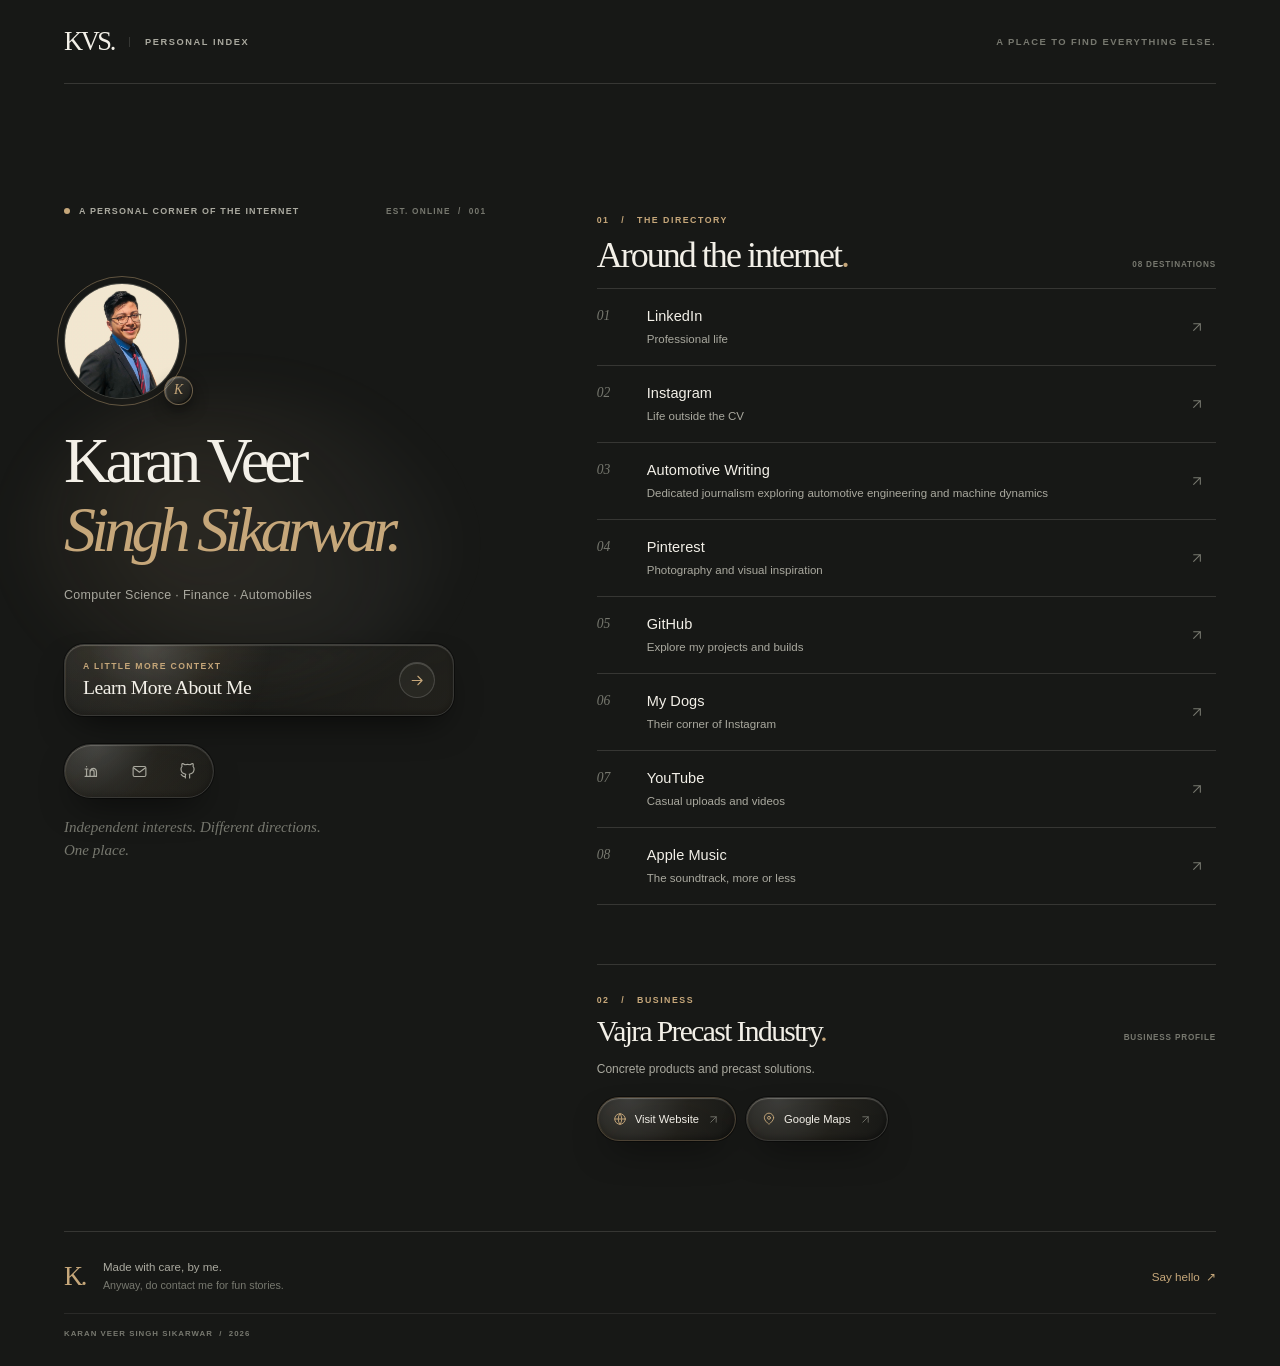
<file: index.html>
<!DOCTYPE html>
<html lang="en">
<head>
  <meta charset="UTF-8">
  <meta name="viewport" content="width=device-width, initial-scale=1, viewport-fit=cover">
  <title>Karan Veer Singh Sikarwar | Personal Index</title>
  <meta name="description" content="A little corner of the internet belonging to Karan Veer Singh Sikarwar. Find my work, interests, writing, and other places online.">
  <meta name="author" content="Karan Veer Singh Sikarwar">
  <meta name="robots" content="index, follow, max-image-preview:large">
  <meta name="theme-color" content="#171816">
  <meta name="color-scheme" content="dark">
  <meta property="og:type" content="website">
  <meta property="og:site_name" content="Karan Veer Singh Sikarwar">
  <meta property="og:url" content="https://karanveersingh05.github.io/links.to.me/">
  <meta property="og:title" content="Karan Veer Singh Sikarwar | Personal Index">
  <meta property="og:description" content="A little corner of the internet belonging to Karan Veer Singh Sikarwar. Find my work, interests, writing, and other places online.">
  <meta property="og:image" content="https://karanveersingh05.github.io/links.to.me/profile.jpg">
  <meta property="og:image:alt" content="Portrait of Karan Veer Singh Sikarwar">
  <meta name="twitter:card" content="summary_large_image">
  <meta name="twitter:url" content="https://karanveersingh05.github.io/links.to.me/">
  <meta name="twitter:title" content="Karan Veer Singh Sikarwar | Personal Index">
  <meta name="twitter:description" content="A little corner of the internet belonging to Karan Veer Singh Sikarwar.">
  <meta name="twitter:image" content="https://karanveersingh05.github.io/links.to.me/profile.jpg">
  <link rel="icon" type="image/svg+xml" href="about/assets/favicon.svg">
  <link rel="alternate icon" type="image/png" href="favicon.png">
  <link rel="apple-touch-icon" href="favicon.png">
  <link rel="canonical" href="https://karanveersingh05.github.io/links.to.me/">
  <link rel="sitemap" type="application/xml" title="Sitemap" href="sitemap.xml">
  <link rel="alternate" type="text/markdown" href="llms.txt" title="LLMs.txt">
  <link rel="preload" as="image" href="profile.jpg">
  <link rel="stylesheet" href="style.css">
  <script src="script.js" defer></script>

  <script type="application/ld+json">
  {
    "@context": "https://schema.org",
    "@type": "Person",
    "@id": "https://karanveersingh05.github.io/links.to.me/#person",
    "name": "Karan Veer Singh Sikarwar",
    "alternateName": [
      "Karan Veer Singh",
      "Karan Veer (Sikarwar) Singh"
    ],
    "url": "https://karanveersingh05.github.io/links.to.me/",
    "sameAs": [
      "https://www.linkedin.com/in/karanveersingh05",
      "https://www.instagram.com/karan_singh05/",
      "https://www.youtube.com/@karan_singh05",
      "https://karanveersingh.notion.site/Le-Journalisme-Automobile-26ea89d67df1801f86c3dbd684a59faa",
      "https://in.pinterest.com/karan_singh05/",
      "https://github.com/karanveersingh05"
    ]
  }
  </script>
</head>

<body id="top">
  <svg class="glass-filters" width="0" height="0" aria-hidden="true" focusable="false">
    <defs>
      <filter id="ios26-refraction" x="-15%" y="-15%" width="130%" height="130%" color-interpolation-filters="sRGB">
        <feTurbulence type="fractalNoise" baseFrequency="0.009 0.013" numOctaves="2" seed="17" result="noise"/>
        <feGaussianBlur in="noise" stdDeviation="2.4" result="smoothNoise"/>
        <feDisplacementMap in="SourceGraphic" in2="smoothNoise" scale="14" xChannelSelector="R" yChannelSelector="G"/>
      </filter>
    </defs>
  </svg>

  <a class="skip-link" href="#directory">Skip to directory</a>

  <div class="page-shell">
    <header class="site-header">
      <a class="site-mark" href="./" aria-label="Karan Veer Singh Sikarwar home">
        <span class="site-mark__monogram">KVS.</span>
        <span class="site-mark__descriptor">PERSONAL INDEX</span>
      </a>
      <span class="header-note">A PLACE TO FIND EVERYTHING ELSE.</span>
    </header>

    <main class="main-layout">
      <section class="identity-panel" aria-labelledby="profile-name">
        <div class="identity-topline">
          <span class="eyebrow"><span class="eyebrow__mark" aria-hidden="true"></span> A PERSONAL CORNER OF THE INTERNET</span>
          <span class="edition-number">EST. ONLINE&nbsp; / &nbsp;001</span>
        </div>

        <div class="profile-image-wrap">
          <img
            class="profile-pic"
            src="profile.jpg"
            alt="Portrait of Karan Veer Singh Sikarwar"
            width="112"
            height="112"
            fetchpriority="high"
            decoding="async"
          >
          <span class="profile-image-index" aria-hidden="true">K</span>
        </div>

        <h1 id="profile-name">Karan Veer <span>Singh Sikarwar.</span></h1>
        <p class="profile-description">Computer Science <span aria-hidden="true">·</span> Finance <span aria-hidden="true">·</span> Automobiles</p>

        <a class="about-link liquid-glass" href="about/" aria-label="Learn more about me">
          <span class="about-link__copy">
            <span class="about-link__kicker">A LITTLE MORE CONTEXT</span>
            <span class="about-link__title">Learn More About Me</span>
          </span>
          <span class="about-link__arrow" aria-hidden="true">
            <svg viewBox="0 0 24 24" fill="none">
              <path d="M4.5 12h14M12.5 6l6 6-6 6" stroke="currentColor" stroke-width="1.5" stroke-linecap="round" stroke-linejoin="round"/>
            </svg>
          </span>
        </a>

        <div class="identity-bottom">
          <nav class="quick-links liquid-glass-pill" aria-label="Quick contact links">
            <a href="https://www.linkedin.com/in/karanveersingh05/" target="_blank" rel="noopener noreferrer" aria-label="LinkedIn" title="LinkedIn">
              <svg aria-hidden="true"><use href="icons.svg#linkedin"></use></svg>
            </a>
            <a href="mailto:karanoman@zohomail.in" aria-label="Email me" title="Email">
              <svg aria-hidden="true"><use href="icons.svg#mail"></use></svg>
            </a>
            <a href="https://github.com/karanveersingh05" target="_blank" rel="noopener noreferrer" aria-label="GitHub" title="GitHub">
              <svg aria-hidden="true"><use href="icons.svg#github"></use></svg>
            </a>
          </nav>
          <p class="identity-note">Independent interests. Different directions.<br>One place.</p>
        </div>
      </section>

      <div class="directory-panel">
        <section class="links-section" id="directory" aria-labelledby="links-heading">
          <div class="section-heading">
            <div>
              <p class="section-kicker">01 &nbsp; / &nbsp; THE DIRECTORY</p>
              <h2 id="links-heading">Around the internet<span>.</span></h2>
            </div>
            <span class="section-index" aria-hidden="true">08 DESTINATIONS</span>
          </div>

          <nav class="link-list" aria-label="Find me around the internet">
            <a class="index-link" href="https://www.linkedin.com/in/karanveersingh05" target="_blank" rel="noopener noreferrer">
              <span class="index-link__number">01</span>
              <span class="index-link__copy">
                <span class="index-link__title">LinkedIn</span>
                <span class="index-link__subtitle">Professional life</span>
              </span>
              <svg class="index-link__arrow" aria-hidden="true"><use href="icons.svg#arrow-up-right"></use></svg>
            </a>

            <a class="index-link" href="https://www.instagram.com/karan_singh05/" target="_blank" rel="noopener noreferrer">
              <span class="index-link__number">02</span>
              <span class="index-link__copy">
                <span class="index-link__title">Instagram</span>
                <span class="index-link__subtitle">Life outside the CV</span>
              </span>
              <svg class="index-link__arrow" aria-hidden="true"><use href="icons.svg#arrow-up-right"></use></svg>
            </a>

            <a class="index-link" href="https://karanveersingh.notion.site/Le-Journalisme-Automobile-26ea89d67df1801f86c3dbd684a59faa" target="_blank" rel="noopener noreferrer">
              <span class="index-link__number">03</span>
              <span class="index-link__copy">
                <span class="index-link__title">Automotive Writing</span>
                <span class="index-link__subtitle">Dedicated journalism exploring automotive engineering and machine dynamics</span>
              </span>
              <svg class="index-link__arrow" aria-hidden="true"><use href="icons.svg#arrow-up-right"></use></svg>
            </a>

            <a class="index-link" href="https://in.pinterest.com/karan_singh05/_created/" target="_blank" rel="noopener noreferrer">
              <span class="index-link__number">04</span>
              <span class="index-link__copy">
                <span class="index-link__title">Pinterest</span>
                <span class="index-link__subtitle">Photography and visual inspiration</span>
              </span>
              <svg class="index-link__arrow" aria-hidden="true"><use href="icons.svg#arrow-up-right"></use></svg>
            </a>
            
            <a class="index-link" href="gitcode/">
              <span class="index-link__number">05</span>
              <span class="index-link__copy">
                <span class="index-link__title">GitHub</span>
                <span class="index-link__subtitle">Explore my projects and builds</span>
              </span>
              <svg class="index-link__arrow" aria-hidden="true"><use href="icons.svg#arrow-up-right"></use></svg>
            </a>

            <a class="index-link" href="https://www.instagram.com/dipsy_dog05/" target="_blank" rel="noopener noreferrer">
              <span class="index-link__number">06</span>
              <span class="index-link__copy">
                <span class="index-link__title">My Dogs</span>
                <span class="index-link__subtitle">Their corner of Instagram</span>
              </span>
              <svg class="index-link__arrow" aria-hidden="true"><use href="icons.svg#arrow-up-right"></use></svg>
            </a>

            <a class="index-link" href="https://www.youtube.com/@karan_singh05" target="_blank" rel="noopener noreferrer">
              <span class="index-link__number">07</span>
              <span class="index-link__copy">
                <span class="index-link__title">YouTube</span>
                <span class="index-link__subtitle">Casual uploads and videos</span>
              </span>
              <svg class="index-link__arrow" aria-hidden="true"><use href="icons.svg#arrow-up-right"></use></svg>
            </a>

            <a class="index-link" href="https://music.apple.com/profile/karan_singh05" target="_blank" rel="noopener noreferrer">
              <span class="index-link__number">08</span>
              <span class="index-link__copy">
                <span class="index-link__title">Apple Music</span>
                <span class="index-link__subtitle">The soundtrack, more or less</span>
              </span>
              <svg class="index-link__arrow" aria-hidden="true"><use href="icons.svg#arrow-up-right"></use></svg>
            </a>
          </nav>
        </section>

        <section class="business-section" aria-labelledby="business-heading">
          <div class="section-heading section-heading--business">
            <div>
              <p class="section-kicker">02 &nbsp; / &nbsp; BUSINESS</p>
              <h2 id="business-heading">Vajra Precast Industry<span>.</span></h2>
            </div>
            <span class="section-index" aria-hidden="true">BUSINESS PROFILE</span>
          </div>

          <p class="business-description">Concrete products and precast solutions.</p>

          <div class="business-actions">
            <a class="business-link business-link--primary liquid-glass-pill" href="https://vajraprecastindustry.github.io/Vajra-Precast-Industry/" target="_blank" rel="noopener noreferrer">
              <svg aria-hidden="true"><use href="icons.svg#globe"></use></svg>
              <span>Visit Website</span>
              <svg class="business-link__arrow" aria-hidden="true"><use href="icons.svg#arrow-up-right"></use></svg>
            </a>
            <a class="business-link liquid-glass-pill" href="https://maps.app.goo.gl/ETF6zqVRNBmQay8h7?g_st=ic" target="_blank" rel="noopener noreferrer">
              <svg aria-hidden="true"><use href="icons.svg#map-pin"></use></svg>
              <span>Google Maps</span>
              <svg class="business-link__arrow" aria-hidden="true"><use href="icons.svg#arrow-up-right"></use></svg>
            </a>
          </div>
        </section>
      </div>
    </main>

    <footer class="site-footer">
      <a class="footer-mark" href="./" aria-label="Back to the beginning">K.</a>
      <div class="footer-copy">
        <p>Made with care, by me.</p>
        <p class="footer-note">Anyway, do contact me for fun stories.</p>
      </div>
      <a class="footer-contact" href="mailto:karanoman@zohomail.in">Say hello <span aria-hidden="true">↗</span></a>
      <span class="footer-colophon">KARAN VEER SINGH SIKARWAR&nbsp; / &nbsp;<span id="current-year">2026</span></span>
    </footer>
  </div>

  <nav class="glass-dock liquid-glass" aria-label="Quick mobile navigation" aria-hidden="true">
    <a class="glass-dock__item" href="about/">
      <svg viewBox="0 0 24 24" aria-hidden="true">
        <circle cx="12" cy="8" r="3.5"/>
        <path d="M5.5 19.5c1.3-3 3.7-4.5 6.5-4.5s5.2 1.5 6.5 4.5"/>
      </svg>
      <span>About</span>
    </a>
    <a class="glass-dock__item" href="gitcode/">
      <svg viewBox="0 0 24 24" aria-hidden="true">
        <path d="m8 8-4 4 4 4M16 8l4 4-4 4M13.5 6l-3 12"/>
      </svg>
      <span>Builds</span>
    </a>
    <a class="glass-dock__item" href="https://karanveersingh.notion.site/Le-Journalisme-Automobile-26ea89d67df1801f86c3dbd684a59faa" target="_blank" rel="noopener noreferrer">
      <svg viewBox="0 0 24 24" aria-hidden="true">
        <path d="M12 19.5H5.5a2 2 0 0 1-2-2V6.5a2 2 0 0 1 2-2H13.5L18 9v3.5"/>
        <path d="M13.5 4.5V9H18"/>
        <path d="m14.5 19.2 4.3-4.3a1.4 1.4 0 0 1 2 2l-4.3 4.3-2.5.5.5-2.5Z"/>
      </svg>
      <span>Blog</span>
    </a>
    <a class="glass-dock__item glass-dock__item--top" href="#top" aria-label="Back to top">
      <svg viewBox="0 0 24 24" aria-hidden="true">
        <path d="M12 18.5V6M6.5 11.5 12 6l5.5 5.5"/>
      </svg>
      <span>Top</span>
    </a>
  </nav>
</body>
</html>
</file>
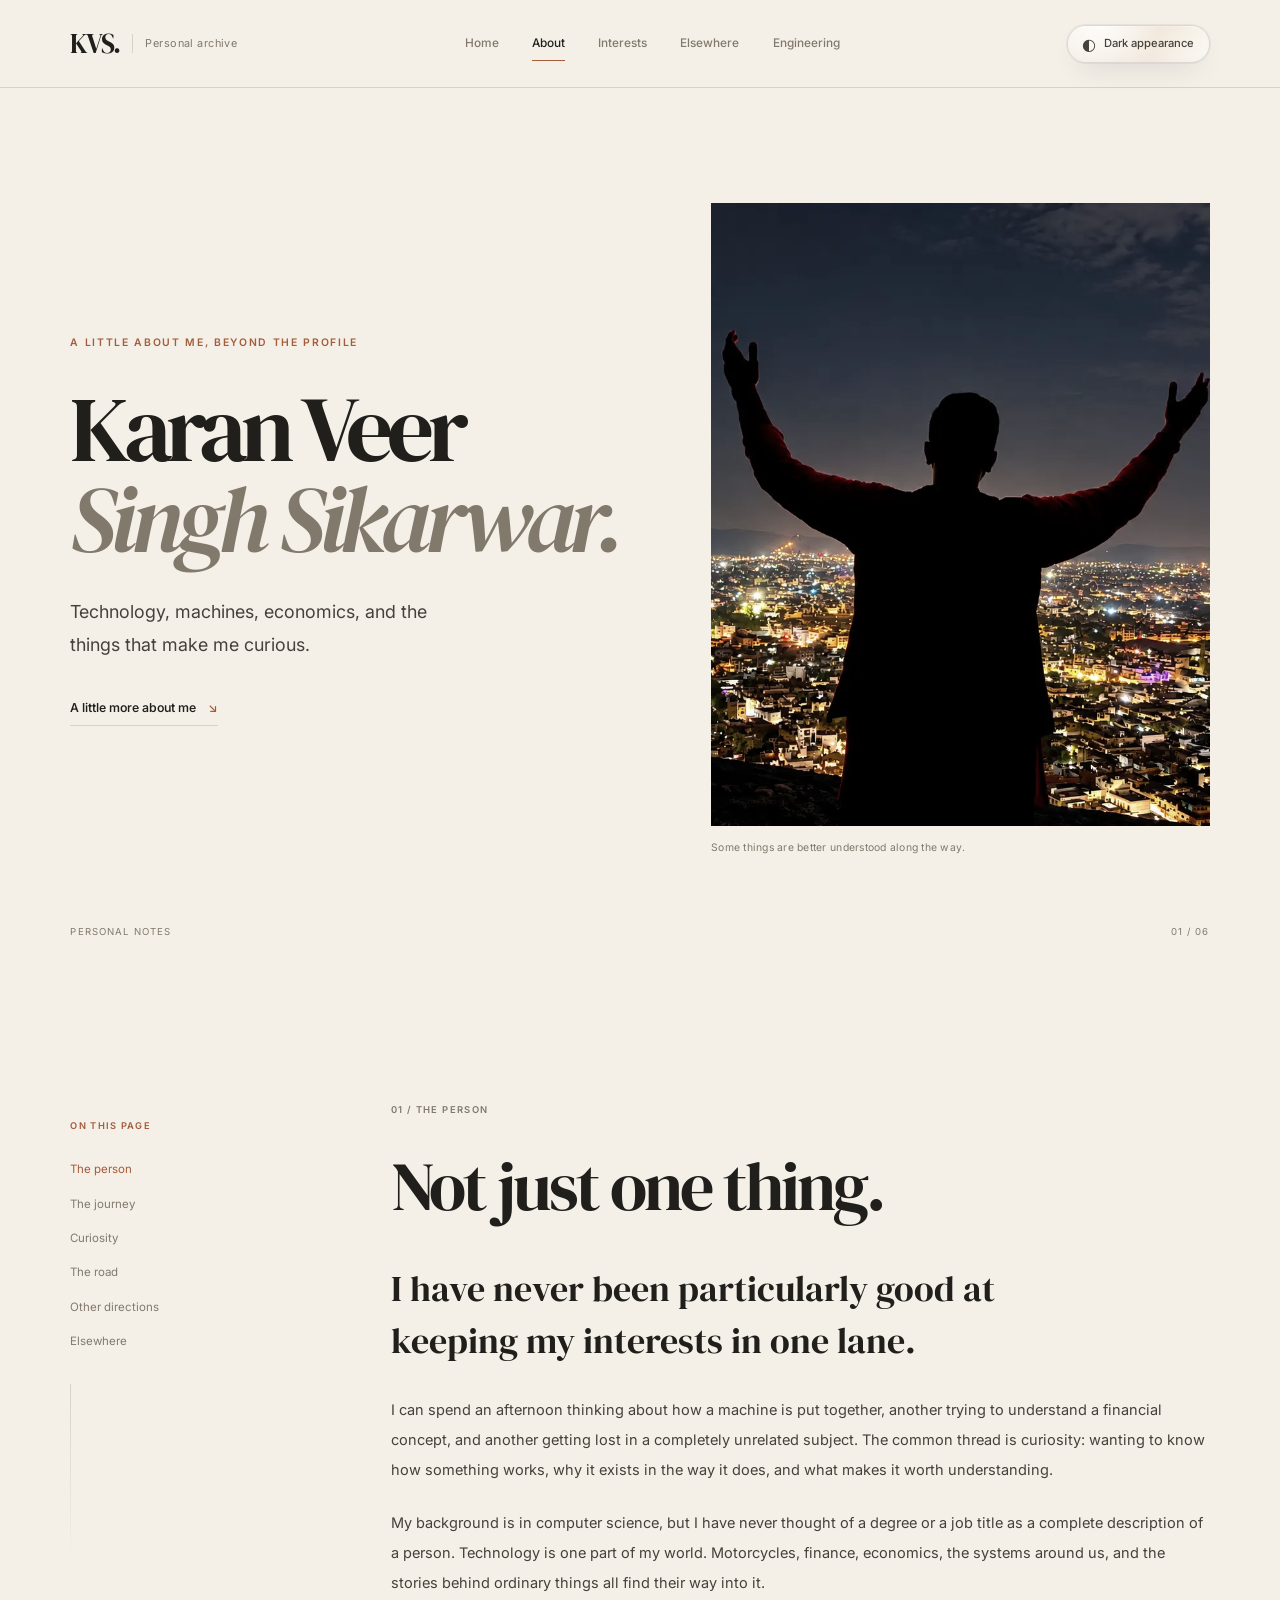
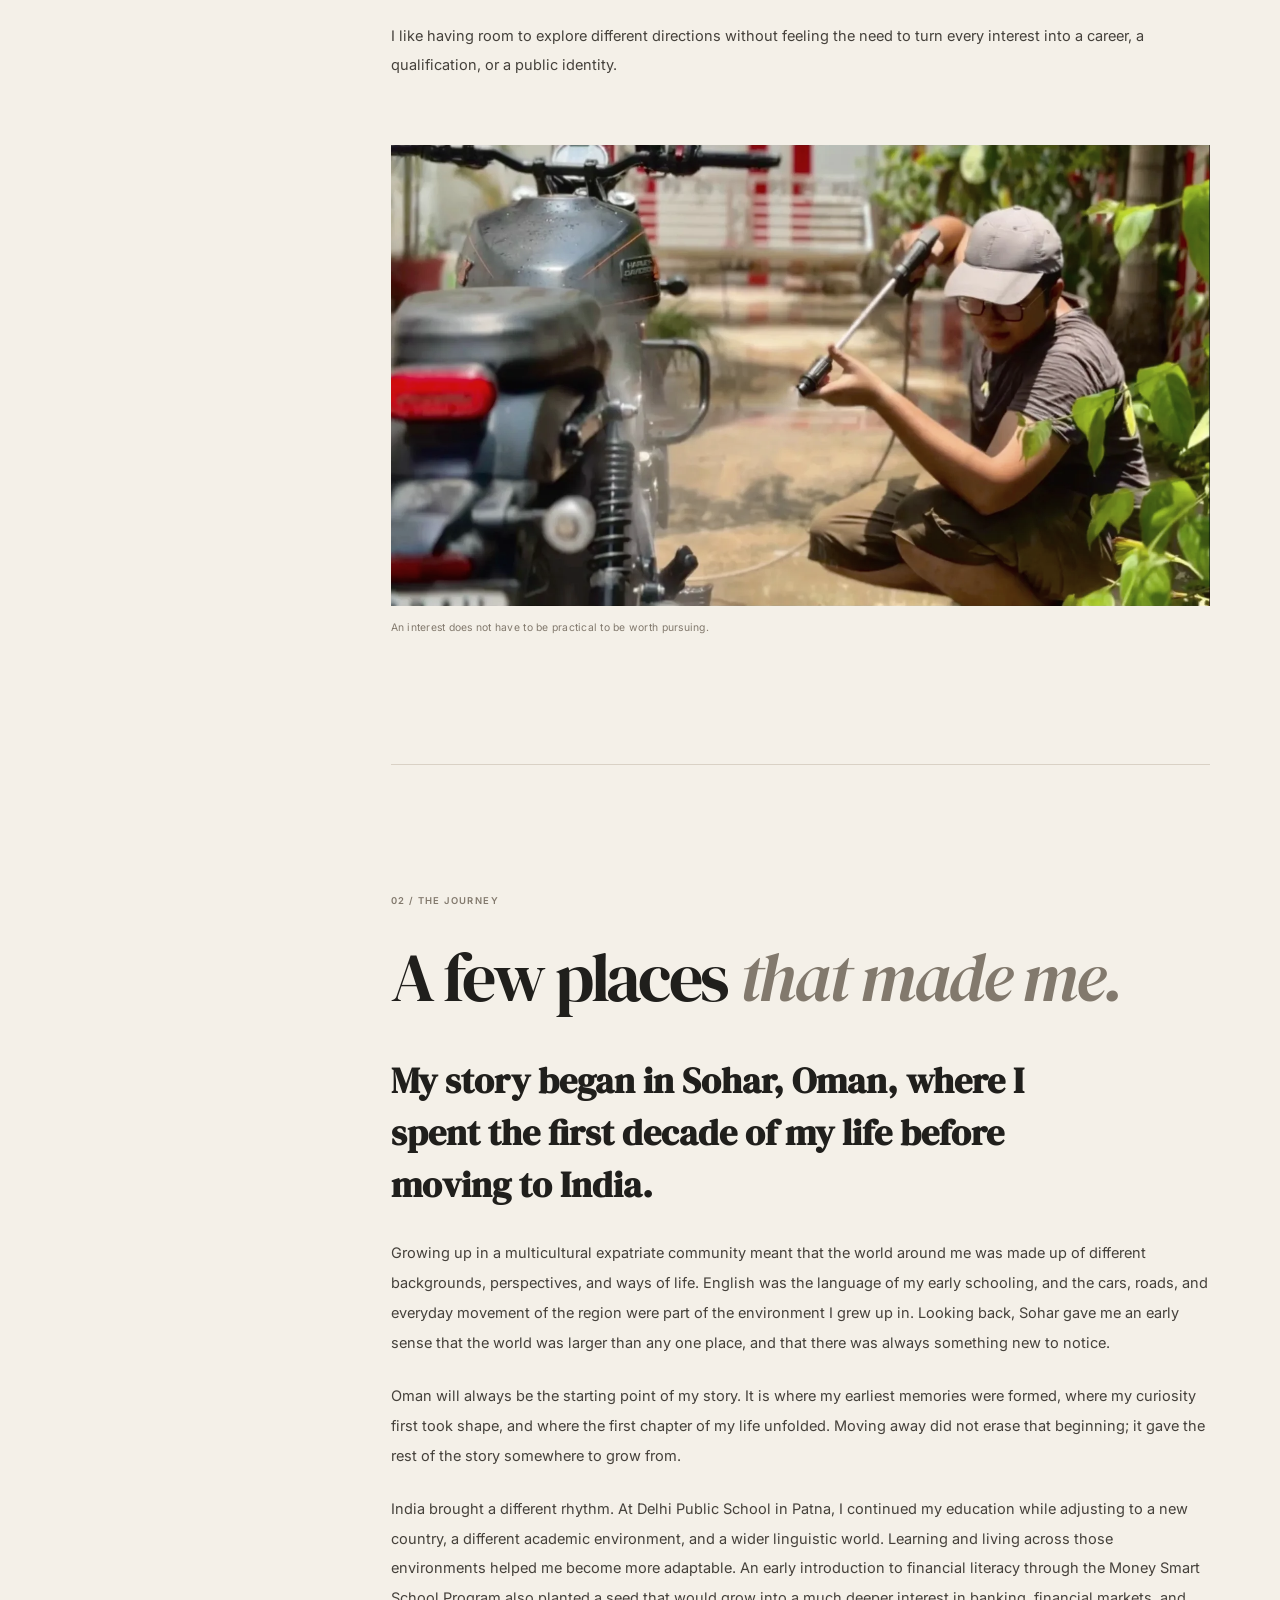
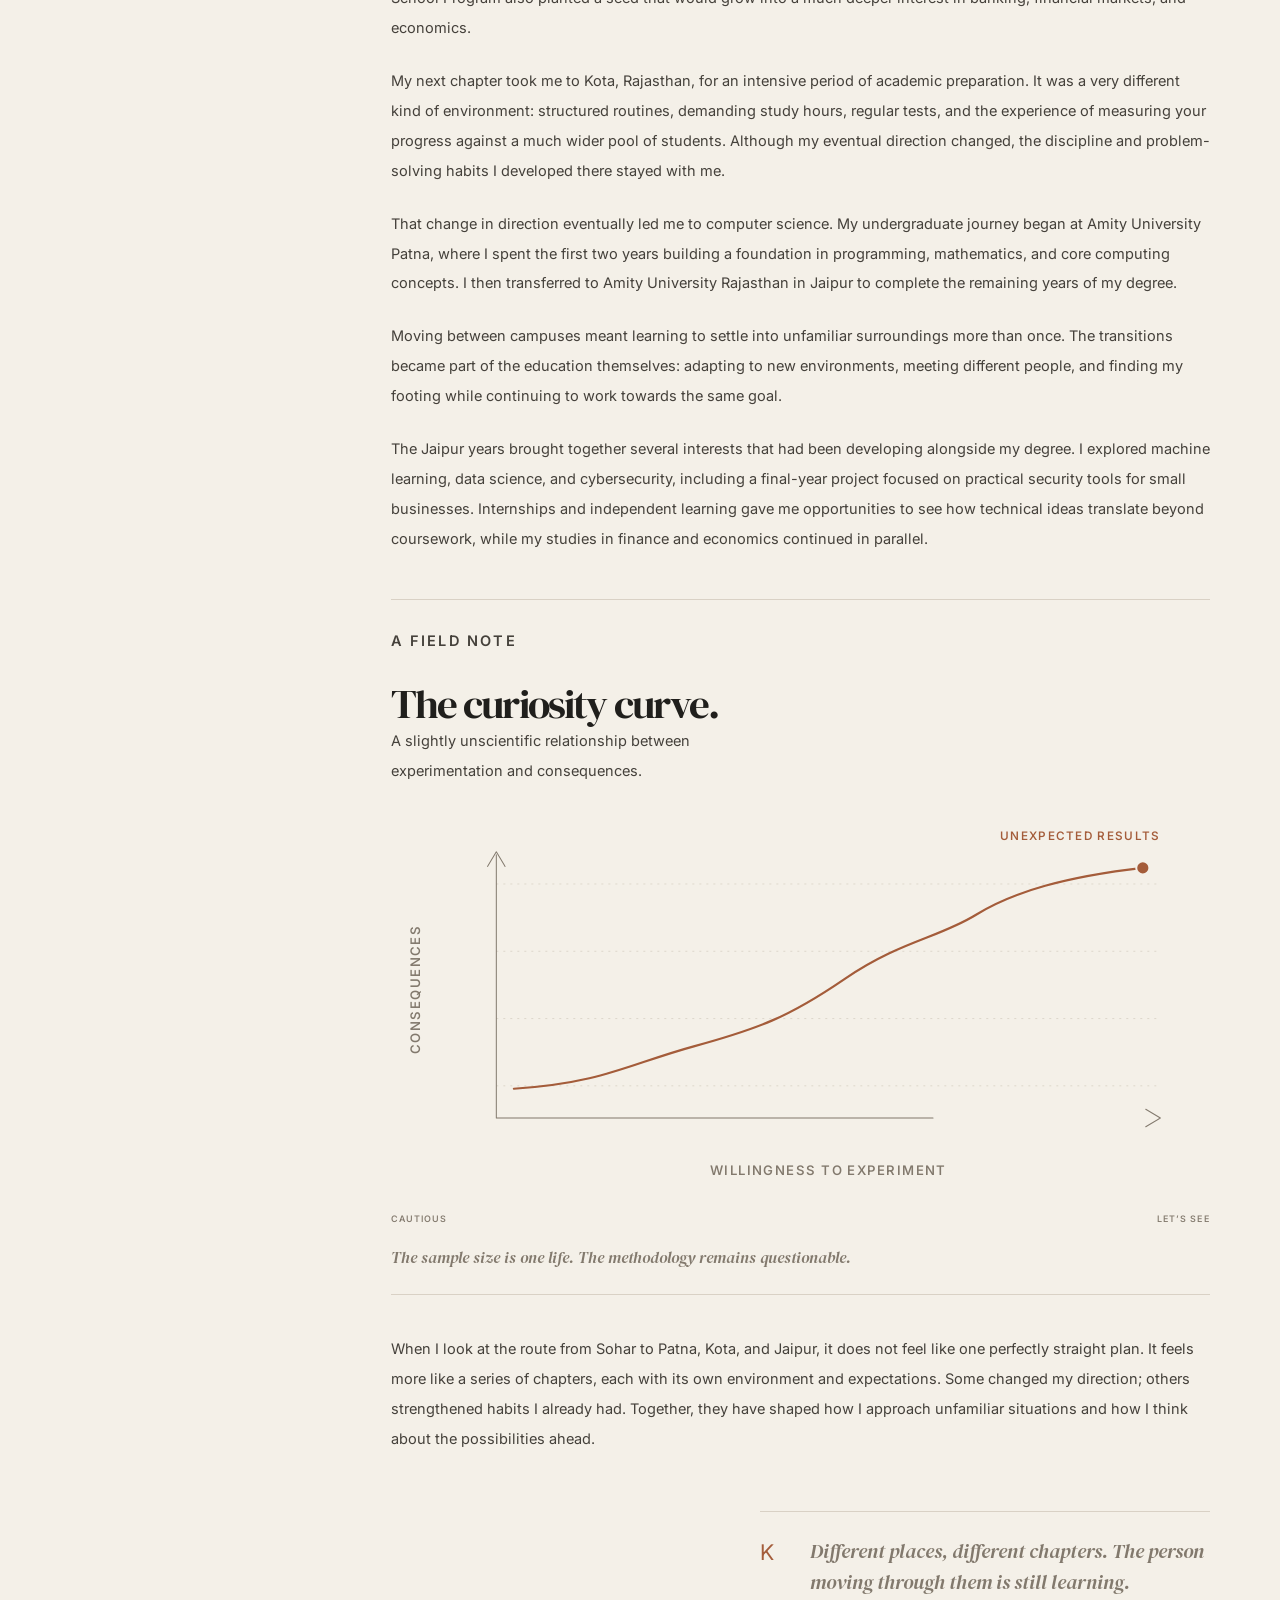
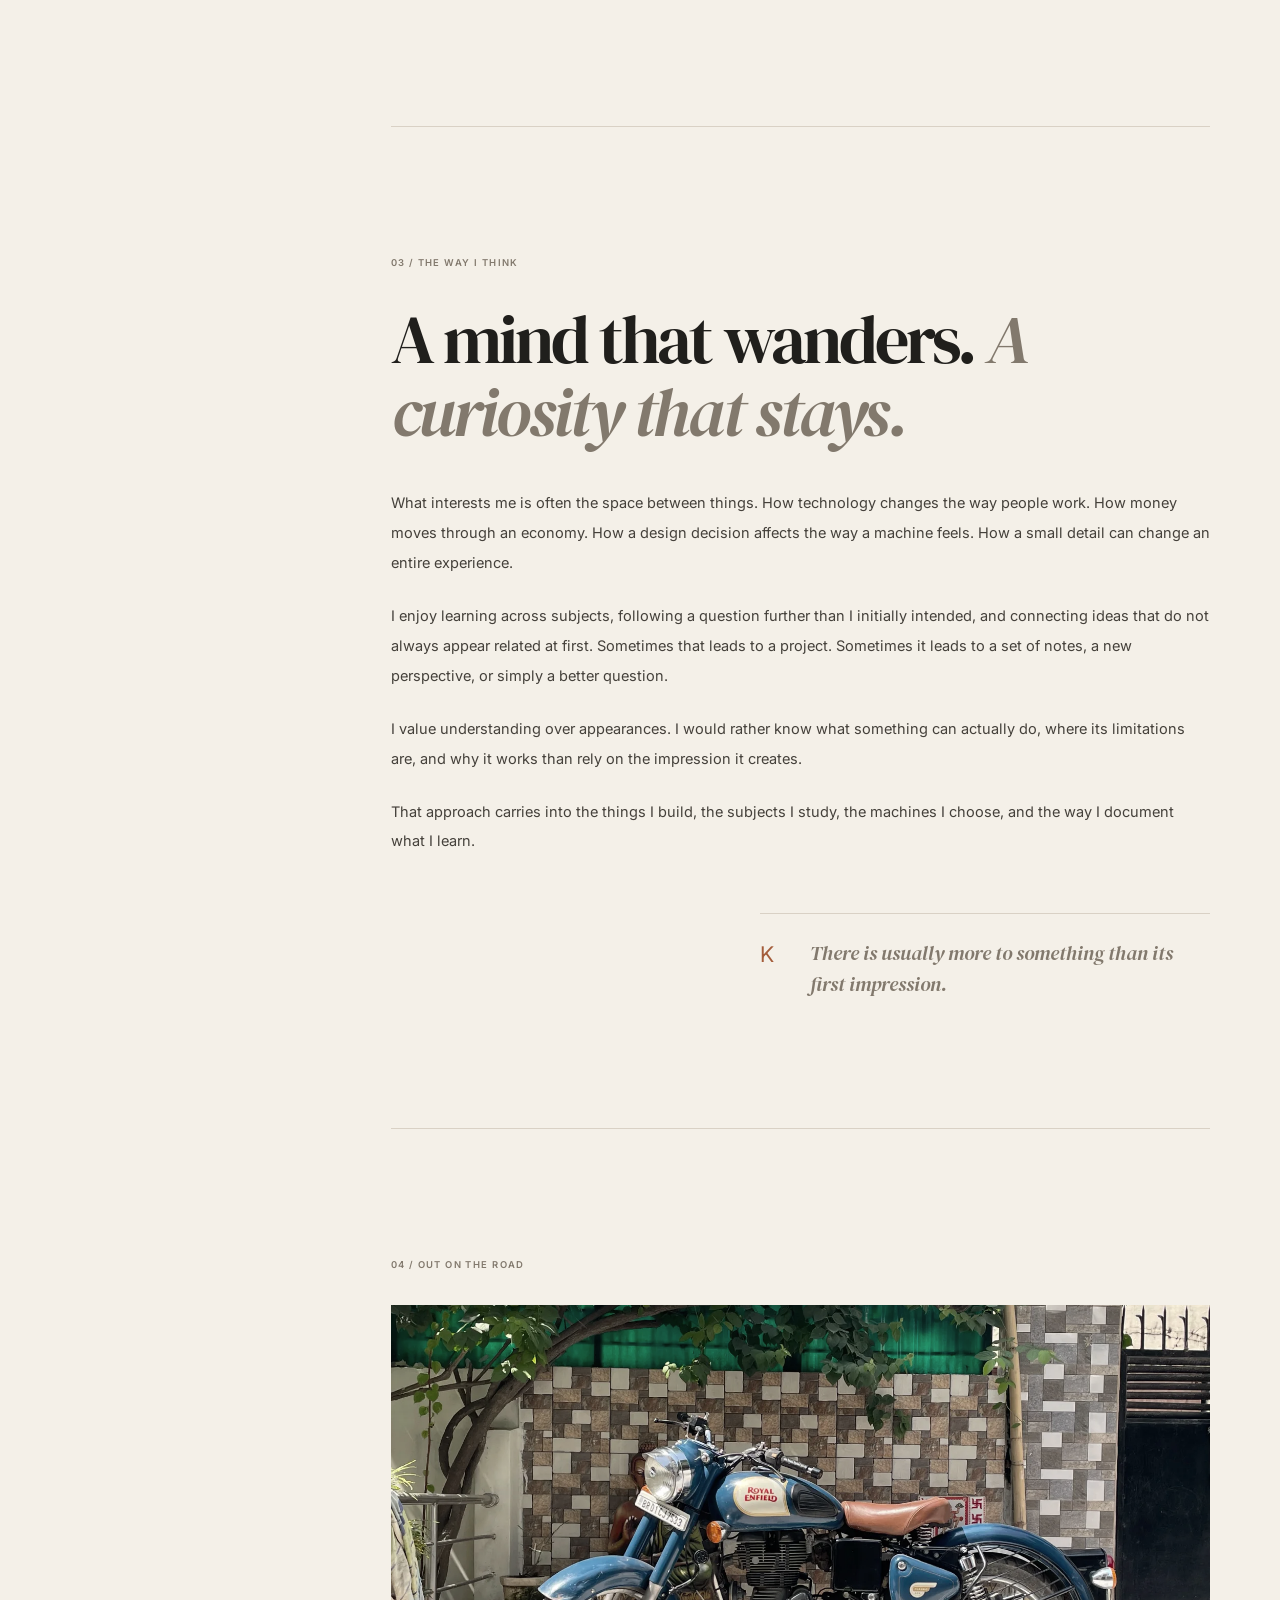
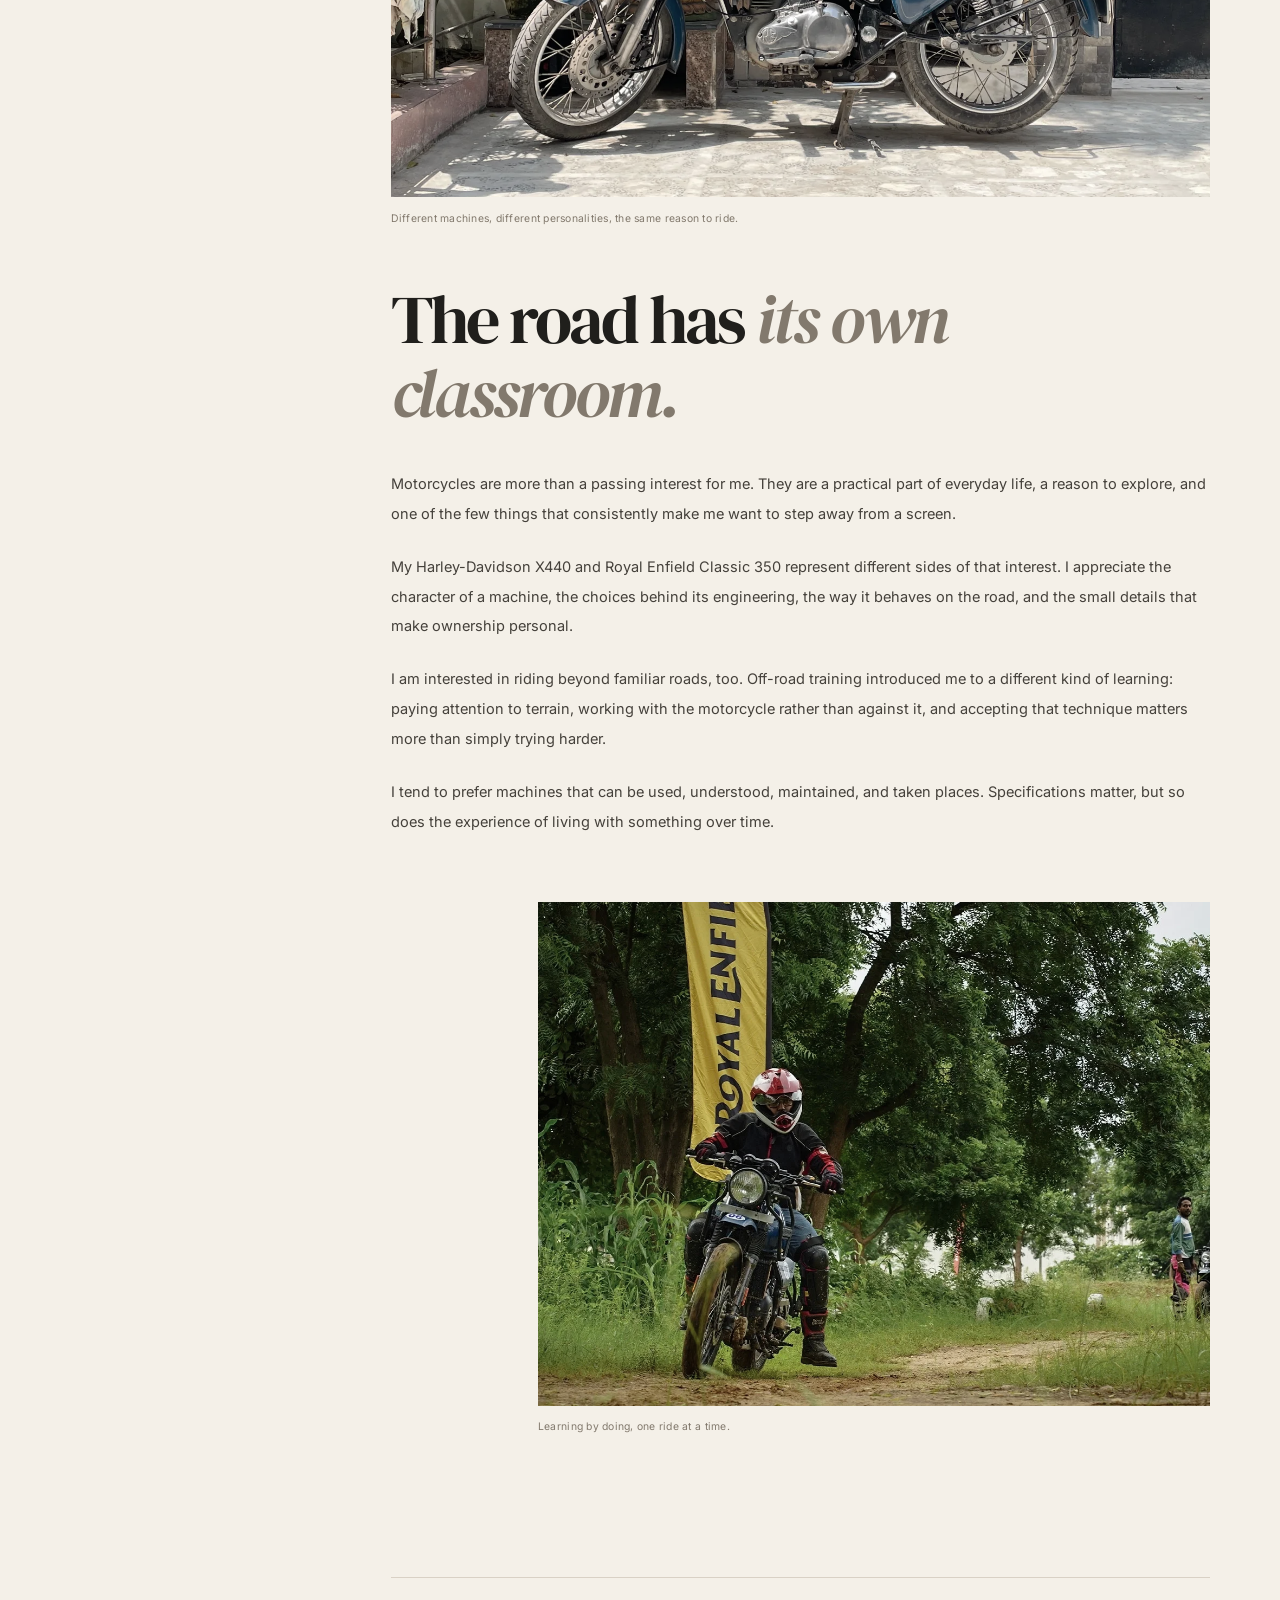
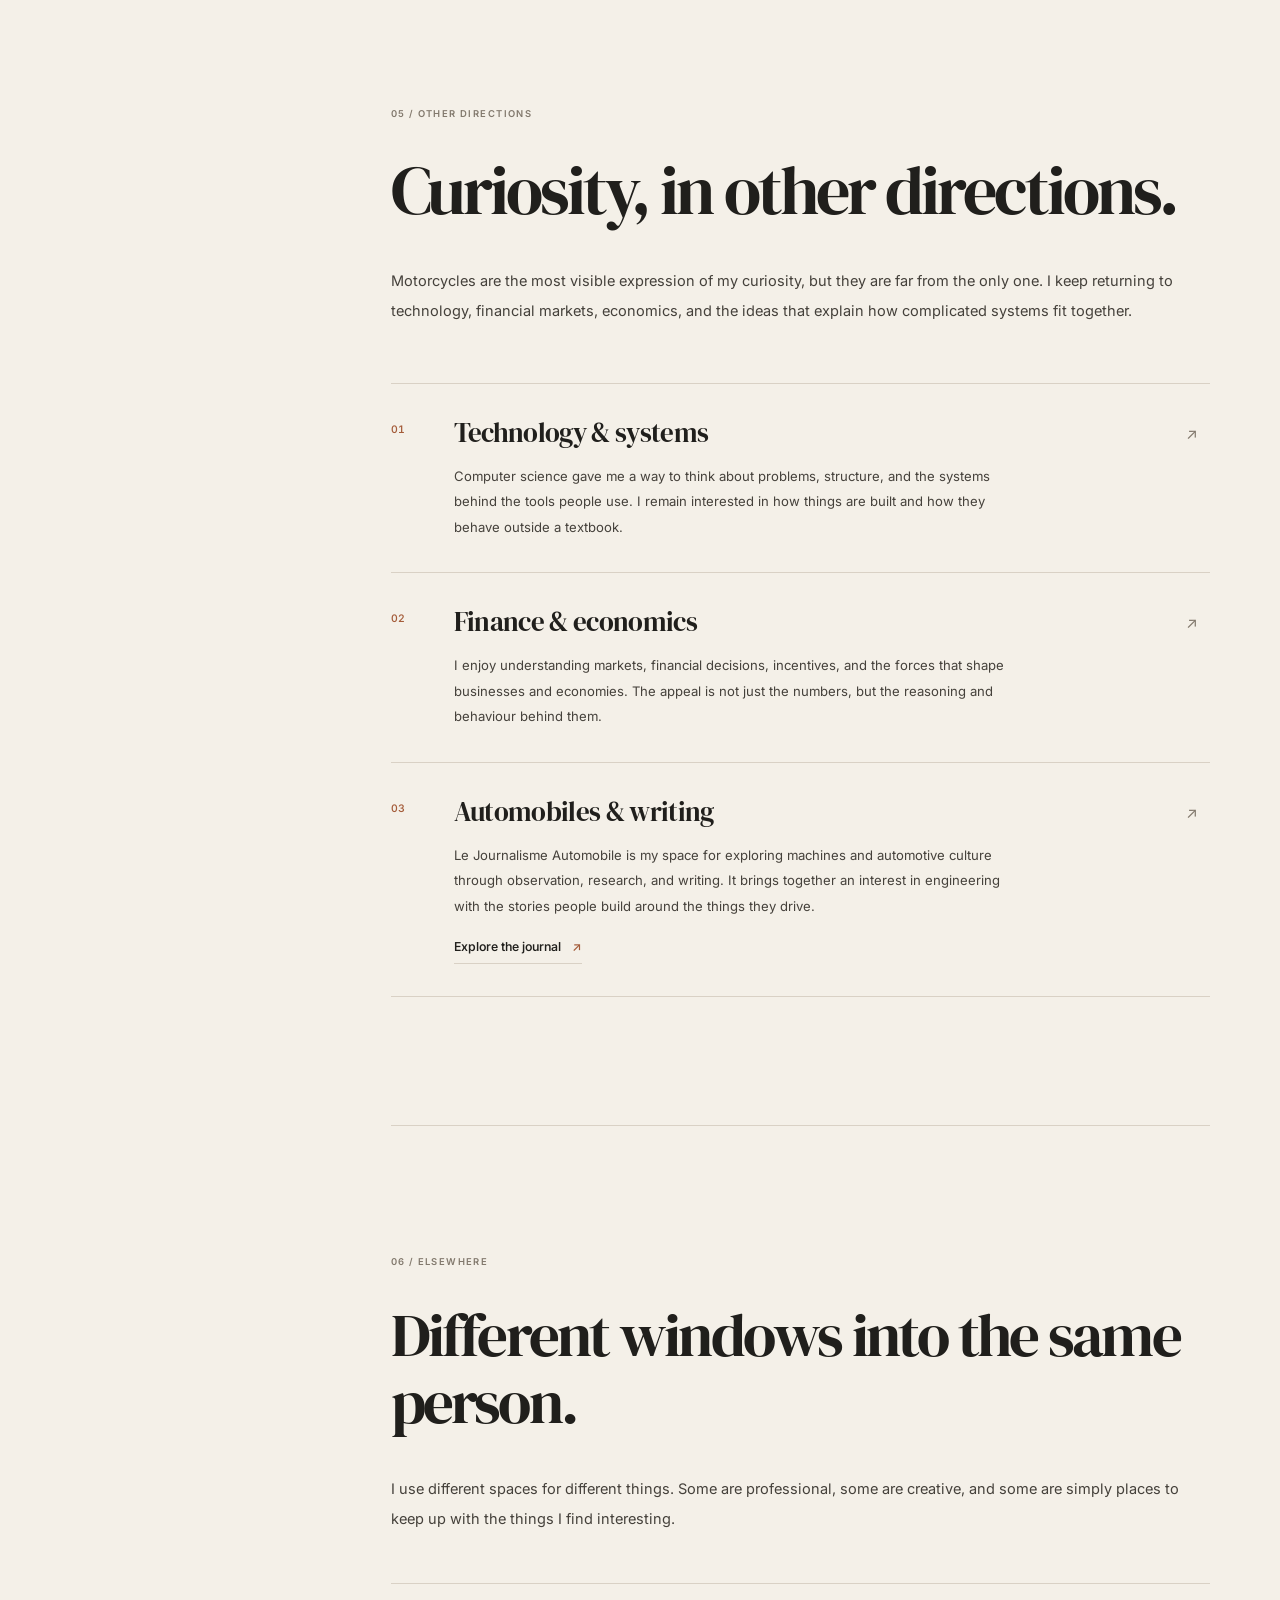
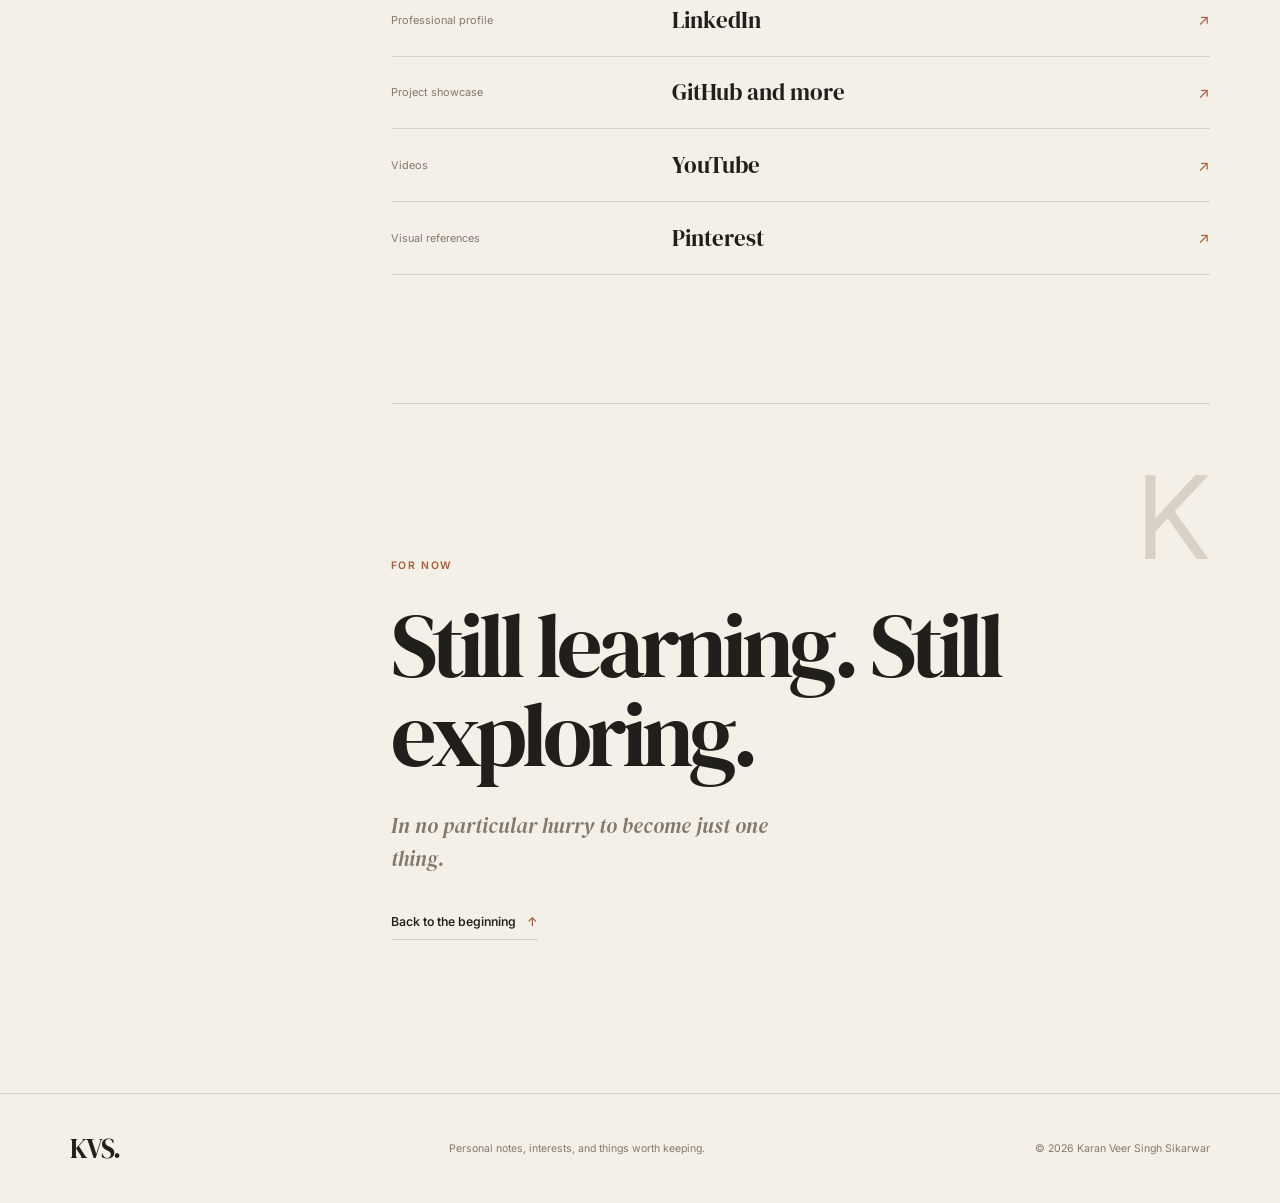
<file: about/index.html>
<!DOCTYPE html>
<html lang="en">
<head>
<meta charset="UTF-8">
<meta name="viewport" content="width=device-width, initial-scale=1.0">
<meta name="theme-color" content="#F4F0E8">
<meta name="color-scheme" content="light dark">
<title>About Karan Veer Singh Sikarwar</title>
<meta name="description" content="A personal introduction to Karan Veer Singh Sikarwar: from growing up in Sohar, Oman, to studying in India, and a continuing interest in technology, motorcycles, finance, and the world around him.">
<meta name="author" content="Karan Veer Singh Sikarwar">
<meta name="robots" content="index, follow, max-image-preview:large">
<link rel="canonical" href="https://karanveersingh05.github.io/links.to.me/about/">
<link rel="icon" href="assets/favicon.svg" type="image/svg+xml">
<script>
(function(){try{var t=localStorage.getItem('kvs-about-theme');if(t==='dark'||(t!=='light'&&window.matchMedia('(prefers-color-scheme: dark)').matches)){document.documentElement.classList.add('dark-theme');var m=document.querySelector('meta[name="theme-color"]');if(m)m.setAttribute('content','#201F1C');}}catch(e){}})();
</script>
<link rel="stylesheet" href="style.css">
<meta property="og:type" content="profile">
<meta property="og:site_name" content="Karan Veer Singh Sikarwar">
<meta property="og:title" content="About Karan Veer Singh Sikarwar">
<meta property="og:description" content="From Sohar to India, and through technology, machines, finance, and the things that keep me curious.">
<meta property="og:url" content="https://karanveersingh05.github.io/links.to.me/about/">
<meta property="og:image" content="https://karanveersingh05.github.io/links.to.me/about/assets/og-about.JPG">
<meta property="og:image:alt" content="A personal introduction to Karan Veer Singh Sikarwar">
<meta property="profile:first_name" content="Karan Veer">
<meta property="profile:last_name" content="Singh Sikarwar">
<meta name="twitter:card" content="summary_large_image">
<meta name="twitter:title" content="About Karan Veer Singh Sikarwar">
<meta name="twitter:description" content="A little about me, beyond the profile.">
<meta name="twitter:image" content="https://karanveersingh05.github.io/links.to.me/about/assets/og-about.JPG">

<script type="application/ld+json">
{
  "@context": "https://schema.org",
  "@type": "Person",
  "@id": "https://karanveersingh05.github.io/links.to.me/about/#person",
  "name": "Karan Veer Singh Sikarwar",
  "givenName": "Karan Veer",
  "familyName": "Singh Sikarwar",
  "url": "https://karanveersingh05.github.io/links.to.me/about/",
  "description": "A computer science graduate whose interests span technology, motorcycles, finance, economics, and the experiences that shape how people see the world. His journey began in Sohar, Oman, and continued through Patna, Kota, and Jaipur.",
  "sameAs": [
    "https://www.linkedin.com/in/karanveersingh05",
    "https://github.com/karanveersingh05",
    "https://www.youtube.com/@karan_singh05",
    "https://www.instagram.com/karan_singh05/",
    "https://pin.it/42oUYlXWe",
    "https://karanveersingh.notion.site/Le-Journalisme-Automobile-26ea89d67df1801f86c3dbd684a59faa"
  ],
  "knowsAbout": [
    "Technology",
    "Computer science",
    "Software engineering",
    "Machine learning",
    "Cybersecurity",
    "Motorcycles",
    "Motorcycling",
    "Automotive journalism",
    "Finance",
    "Economics"
  ]
}
</script>
</head>

<body>
<svg class="glass-filters" width="0" height="0" aria-hidden="true" focusable="false">
<defs>
<filter id="ios26-refraction" x="-15%" y="-15%" width="130%" height="130%" color-interpolation-filters="sRGB">
<feTurbulence type="fractalNoise" baseFrequency="0.009 0.013" numOctaves="2" seed="17" result="noise"/>
<feGaussianBlur in="noise" stdDeviation="2.4" result="smoothNoise"/>
<feDisplacementMap in="SourceGraphic" in2="smoothNoise" scale="14" xChannelSelector="R" yChannelSelector="G"/>
</filter>
</defs>
</svg>
<a class="skip-link" href="#main">Skip to content</a>

<header class="site-header" id="top">
<a class="site-mark" href="../" aria-label="Karan Veer Singh Sikarwar home">
<span class="site-mark__name">KVS.</span>
<span class="site-mark__label">Personal archive</span>
</a>

<nav class="site-nav" aria-label="Main navigation">
<a href="../">Home</a>
<a href="#story" aria-current="page">About</a>
<a href="#interests">Interests</a>
<a href="#elsewhere">Elsewhere</a>
<a href="../gitcode/">Engineering</a>
</nav>

<button class="theme-toggle about-glass" type="button" aria-label="Switch colour theme" aria-pressed="false">
<span class="theme-toggle__icon" aria-hidden="true">◐</span>
<span class="theme-toggle__label">Appearance</span>
</button>
</header>

<main id="main">
<section class="hero" aria-labelledby="hero-title">
<div class="hero__content">
<p class="eyebrow">A little about me, beyond the profile</p>

<h1 id="hero-title">
Karan Veer
<span>Singh Sikarwar.</span>
</h1>

<p class="hero__statement">
Technology, machines, economics, and the things that make me curious.
</p>

<a class="text-link hero__link" href="#story">
A little more about me
<span aria-hidden="true">↘</span>
</a>
</div>

<figure class="hero__visual">
<img
src="assets/hero-motorcycle.webp"
alt="A personal photograph of a motorcycle, reflecting a lasting interest in riding and machines"
width="1624"
height="969"
fetchpriority="high"
decoding="async"
>
<figcaption>Some things are better understood along the way.</figcaption>
</figure>

<div class="hero__index" aria-hidden="true">
<span>PERSONAL NOTES</span>
<span>01 / 06</span>
</div>
</section>

<div class="reading-progress" aria-hidden="true">
<span class="reading-progress__bar"></span>
</div>

<div class="page-layout">
<aside class="page-rail" aria-label="Page sections">
<p class="page-rail__heading">ON THIS PAGE</p>

<nav>
<a href="#story">The person</a>
<a href="#journey">The journey</a>
<a href="#curiosity">Curiosity</a>
<a href="#the-road">The road</a>
<a href="#interests">Other directions</a>
<a href="#elsewhere">Elsewhere</a>
</nav>

<span class="page-rail__line" aria-hidden="true"></span>
</aside>

<div class="page-content">

<section class="story-section story-section--intro" id="story" aria-labelledby="story-title">
<p class="section-number">01 / THE PERSON</p>
<h2 id="story-title">Not just one thing.</h2>

<div class="prose">
<p class="lead">
I have never been particularly good at keeping my interests in one lane.
</p>

<p>
I can spend an afternoon thinking about how a machine is put together, another trying to understand a financial concept, and another getting lost in a completely unrelated subject. The common thread is curiosity: wanting to know how something works, why it exists in the way it does, and what makes it worth understanding.
</p>

<p>
My background is in computer science, but I have never thought of a degree or a job title as a complete description of a person. Technology is one part of my world. Motorcycles, finance, economics, the systems around us, and the stories behind ordinary things all find their way into it.
</p>

<p>
I like having room to explore different directions without feeling the need to turn every interest into a career, a qualification, or a public identity.
</p>
</div>

<figure class="story-image story-image--wide">
<img
src="assets/x440-detail.webp"
alt="A detail from my Harley-Davidson X440"
width="1600"
height="1600"
loading="lazy"
decoding="async"
>
<figcaption>
An interest does not have to be practical to be worth pursuing.
</figcaption>
</figure>
</section>

<section class="story-section" id="journey" aria-labelledby="journey-title">
<p class="section-number">02 / THE JOURNEY</p>

<h2 id="journey-title">A few places
<span>that made me.</span></h2>

<div class="prose">
<p class="lead">
<strong>My story began in Sohar, Oman, where I spent the first decade of my life before moving to India.</strong>
</p>

<p>
Growing up in a multicultural expatriate community meant that the world around me was made up of different backgrounds, perspectives, and ways of life. English was the language of my early schooling, and the cars, roads, and everyday movement of the region were part of the environment I grew up in. Looking back, Sohar gave me an early sense that the world was larger than any one place, and that there was always something new to notice.
</p>

<p>
Oman will always be the starting point of my story. It is where my earliest memories were formed, where my curiosity first took shape, and where the first chapter of my life unfolded. Moving away did not erase that beginning; it gave the rest of the story somewhere to grow from.
</p>

<p>
India brought a different rhythm. At Delhi Public School in Patna, I continued my education while adjusting to a new country, a different academic environment, and a wider linguistic world. Learning and living across those environments helped me become more adaptable. An early introduction to financial literacy through the Money Smart School Program also planted a seed that would grow into a much deeper interest in banking, financial markets, and economics.
</p>

<p>
My next chapter took me to Kota, Rajasthan, for an intensive period of academic preparation. It was a very different kind of environment: structured routines, demanding study hours, regular tests, and the experience of measuring your progress against a much wider pool of students. Although my eventual direction changed, the discipline and problem-solving habits I developed there stayed with me.
</p>

<p>
That change in direction eventually led me to computer science. My undergraduate journey began at Amity University Patna, where I spent the first two years building a foundation in programming, mathematics, and core computing concepts. I then transferred to Amity University Rajasthan in Jaipur to complete the remaining years of my degree.
</p>

<p>
Moving between campuses meant learning to settle into unfamiliar surroundings more than once. The transitions became part of the education themselves: adapting to new environments, meeting different people, and finding my footing while continuing to work towards the same goal.
</p>

<p>
The Jaipur years brought together several interests that had been developing alongside my degree. I explored machine learning, data science, and cybersecurity, including a final-year project focused on practical security tools for small businesses. Internships and independent learning gave me opportunities to see how technical ideas translate beyond coursework, while my studies in finance and economics continued in parallel.
</p>

<figure
class="curiosity-curve"
id="curiosity-curve"
aria-labelledby="curiosity-curve-title"
>
<div class="curiosity-curve__heading">
<p class="curiosity-curve__eyebrow">A FIELD NOTE</p>
<h3 id="curiosity-curve-title">The curiosity curve.</h3>
<p class="curiosity-curve__intro">
A slightly unscientific relationship between experimentation
and consequences.
</p>
</div>

<div class="curiosity-curve__plot">
<svg
class="curiosity-curve__svg"
viewBox="0 0 560 280"
role="img"
aria-labelledby="curve-svg-title curve-svg-desc"
xmlns="http://www.w3.org/2000/svg"
>
<title id="curve-svg-title">The curiosity curve</title>
<desc id="curve-svg-desc">
An illustrative curve rises as willingness to experiment
increases, suggesting that curiosity can bring unexpected
consequences as well as experience. This is a conceptual
illustration, not measured data.
</desc>

<g class="curiosity-curve__grid" aria-hidden="true">
<path d="M72 54 H526" />
<path d="M72 100 H526" />
<path d="M72 146 H526" />
<path d="M72 192 H526" />
</g>

<g class="curiosity-curve__axes" aria-hidden="true">
<path class="curiosity-curve__axis" d="M72 34 V214 H526" />
<path class="curiosity-curve__axis" d="M66 42 L72 32 L78 42" />
<path class="curiosity-curve__axis" d="M516 208 L526 214 L516 220" />
</g>

<text
class="curiosity-curve__y-label"
x="20"
y="126"
text-anchor="middle"
transform="rotate(-90 20 126)"
>CONSEQUENCES</text>

<text
class="curiosity-curve__x-label"
x="299"
y="253"
text-anchor="middle"
>WILLINGNESS TO EXPERIMENT</text>

<text
class="curiosity-curve__endpoint-label"
x="526"
y="24"
text-anchor="end"
>UNEXPECTED RESULTS</text>

<path
class="curiosity-curve__line"
d="M84 194
C145 190 163 177 207 165
S272 145 310 119
S374 91 400 75
S462 49 514 43"
fill="none"
/>

<circle
class="curiosity-curve__endpoint"
cx="514"
cy="43"
r="4.5"
/>
</svg>
</div>

<div class="curiosity-curve__scale" aria-hidden="true">
<span>CAUTIOUS</span>
<span>LET’S SEE</span>
</div>

<figcaption class="curiosity-curve__caption">
The sample size is one life. The methodology remains questionable.
</figcaption>
</figure>

<p>
When I look at the route from Sohar to Patna, Kota, and Jaipur, it does not feel like one perfectly straight plan. It feels more like a series of chapters, each with its own environment and expectations. Some changed my direction; others strengthened habits I already had. Together, they have shaped how I approach unfamiliar situations and how I think about the possibilities ahead.
</p>
</div>

<div class="margin-note">
<span class="margin-note__symbol" aria-hidden="true">K</span>
<p>
Different places, different chapters. The person moving through them is still learning.
</p>
</div>
</section>

<section class="story-section" id="curiosity" aria-labelledby="curiosity-title">
<p class="section-number">03 / THE WAY I THINK</p>

<h2 id="curiosity-title">A mind that wanders.
<span>A curiosity that stays.</span></h2>

<div class="prose">
<p>
What interests me is often the space between things. How technology changes the way people work. How money moves through an economy. How a design decision affects the way a machine feels. How a small detail can change an entire experience.
</p>

<p>
I enjoy learning across subjects, following a question further than I initially intended, and connecting ideas that do not always appear related at first. Sometimes that leads to a project. Sometimes it leads to a set of notes, a new perspective, or simply a better question.
</p>

<p>
I value understanding over appearances. I would rather know what something can actually do, where its limitations are, and why it works than rely on the impression it creates.
</p>

<p>
That approach carries into the things I build, the subjects I study, the machines I choose, and the way I document what I learn.
</p>
</div>

<div class="margin-note">
<span class="margin-note__symbol" aria-hidden="true">K</span>
<p>There is usually more to something than its first impression.</p>
</div>
</section>

<section class="story-section story-section--road" id="the-road" aria-labelledby="road-title">
<p class="section-number">04 / OUT ON THE ROAD</p>

<figure class="road-image">
<img
src="assets/classic-350.webp"
alt="My Royal Enfield Classic 350"
width="1600"
height="1067"
loading="lazy"
decoding="async"
>
<figcaption>
Different machines, different personalities, the same reason to ride.
</figcaption>
</figure>

<h2 id="road-title">The road has
<span>its own classroom.</span></h2>

<div class="prose">
<p>
Motorcycles are more than a passing interest for me. They are a practical part of everyday life, a reason to explore, and one of the few things that consistently make me want to step away from a screen.
</p>

<p>
My Harley-Davidson X440 and Royal Enfield Classic 350 represent different sides of that interest. I appreciate the character of a machine, the choices behind its engineering, the way it behaves on the road, and the small details that make ownership personal.
</p>

<p>
I am interested in riding beyond familiar roads, too. Off-road training introduced me to a different kind of learning: paying attention to terrain, working with the motorcycle rather than against it, and accepting that technique matters more than simply trying harder.
</p>

<p>
I tend to prefer machines that can be used, understood, maintained, and taken places. Specifications matter, but so does the experience of living with something over time.
</p>
</div>

<figure class="story-image story-image--training">
<img
src="assets/training-offroad.webp"
alt="A photograph from my Royal Enfield Himalayan off-road training"
width="1395"
height="930"
loading="lazy"
decoding="async"
>
<figcaption>Learning by doing, one ride at a time.</figcaption>
</figure>
</section>

<section class="story-section" id="interests" aria-labelledby="interests-title">
<p class="section-number">05 / OTHER DIRECTIONS</p>
<h2 id="interests-title">Curiosity, in other directions.</h2>

<div class="prose">
<p>
Motorcycles are the most visible expression of my curiosity, but they are far from the only one. I keep returning to technology, financial markets, economics, and the ideas that explain how complicated systems fit together.
</p>
</div>

<div class="interest-list">
<article class="interest-item">
<span class="interest-item__number">01</span>
<div class="interest-item__content">
<h3>Technology &amp; systems</h3>
<p>
Computer science gave me a way to think about problems, structure, and the systems behind the tools people use. I remain interested in how things are built and how they behave outside a textbook.
</p>
</div>
<span class="interest-item__mark" aria-hidden="true">↗</span>
</article>

<article class="interest-item">
<span class="interest-item__number">02</span>
<div class="interest-item__content">
<h3>Finance &amp; economics</h3>
<p>
I enjoy understanding markets, financial decisions, incentives, and the forces that shape businesses and economies. The appeal is not just the numbers, but the reasoning and behaviour behind them.
</p>
</div>
<span class="interest-item__mark" aria-hidden="true">↗</span>
</article>

<article class="interest-item">
<span class="interest-item__number">03</span>
<div class="interest-item__content">
<h3>Automobiles &amp; writing</h3>
<p>
Le Journalisme Automobile is my space for exploring machines and automotive culture through observation, research, and writing. It brings together an interest in engineering with the stories people build around the things they drive.
</p>

<a
class="text-link"
href="https://karanveersingh.notion.site/Le-Journalisme-Automobile-26ea89d67df1801f86c3dbd684a59faa"
target="_blank"
rel="noopener noreferrer"
aria-label="Read Le Journalisme Automobile, opens in a new tab"
>
Explore the journal <span aria-hidden="true">↗</span>
</a>
</div>
<span class="interest-item__mark" aria-hidden="true">↗</span>
</article>
</div>
</section>

<section class="elsewhere-section" id="elsewhere" aria-labelledby="elsewhere-title">
<p class="section-number">06 / ELSEWHERE</p>
<h2 id="elsewhere-title">Different windows
into the same person.</h2>

<div class="prose">
<p>
I use different spaces for different things. Some are professional, some are creative, and some are simply places to keep up with the things I find interesting.
</p>
</div>

<div class="elsewhere-links">
<a href="https://www.linkedin.com/in/karanveersingh05" target="_blank" rel="noopener noreferrer">
<span class="elsewhere-links__label">Professional profile</span>
<span class="elsewhere-links__name">LinkedIn</span>
<span class="elsewhere-links__arrow" aria-hidden="true">↗</span>
</a>

<a href="../gitcode/">
<span class="elsewhere-links__label">Project showcase</span>
<span class="elsewhere-links__name">GitHub and more</span>
<span class="elsewhere-links__arrow" aria-hidden="true">↗</span>
</a>

<a href="https://www.youtube.com/@karan_singh05" target="_blank" rel="noopener noreferrer">
<span class="elsewhere-links__label">Videos</span>
<span class="elsewhere-links__name">YouTube</span>
<span class="elsewhere-links__arrow" aria-hidden="true">↗</span>
</a>

<a href="https://in.pinterest.com/karan_singh05/_created/" target="_blank" rel="noopener noreferrer">
<span class="elsewhere-links__label">Visual references</span>
<span class="elsewhere-links__name">Pinterest</span>
<span class="elsewhere-links__arrow" aria-hidden="true">↗</span>
</a>
</div>
</section>

<section class="closing-section" aria-labelledby="closing-title">
<span class="closing-section__ornament" aria-hidden="true">K</span>
<p class="eyebrow">For now</p>

<h2 id="closing-title">
Still learning.
Still exploring.
</h2>

<p class="closing-section__text">
In no particular hurry to become just one thing.
</p>

<a class="text-link" href="#top">
Back to the beginning <span aria-hidden="true">↑</span>
</a>
</section>

</div>
</div>
</main>

<footer class="site-footer">
<a class="site-footer__mark" href="../" aria-label="Return to the homepage">KVS.</a>
<p>Personal notes, interests, and things worth keeping.</p>
<p class="site-footer__copyright">
© <span id="current-year"></span> Karan Veer Singh Sikarwar
</p>
</footer>

<nav class="about-dock about-glass" aria-label="Quick navigation" aria-hidden="true">
<a class="about-dock__item" href="../">
<svg viewBox="0 0 24 24" aria-hidden="true">
<path d="M4.5 10.5 12 4.5l7.5 6v8.5a1.5 1.5 0 0 1-1.5 1.5h-4v-5.5h-4V20.5H6a1.5 1.5 0 0 1-1.5-1.5v-8.5Z"/>
</svg>
<span>Home</span>
</a>
<a class="about-dock__item" href="../gitcode/">
<svg viewBox="0 0 24 24" aria-hidden="true">
<path d="m8 8-4 4 4 4M16 8l4 4-4 4M13.5 6l-3 12"/>
</svg>
<span>Builds</span>
</a>
<button class="about-dock__item about-dock__theme" type="button" aria-label="Switch colour theme" aria-pressed="false">
<span class="about-dock__theme-icon" aria-hidden="true">◐</span>
<span>Theme</span>
</button>
<a class="about-dock__item about-dock__item--top" href="#top" aria-label="Back to top">
<svg viewBox="0 0 24 24" aria-hidden="true">
<path d="M12 18.5V6M6.5 11.5 12 6l5.5 5.5"/>
</svg>
<span>Top</span>
</a>
</nav>

<script src="script.js" defer></script>
</body>
</html>
</file>
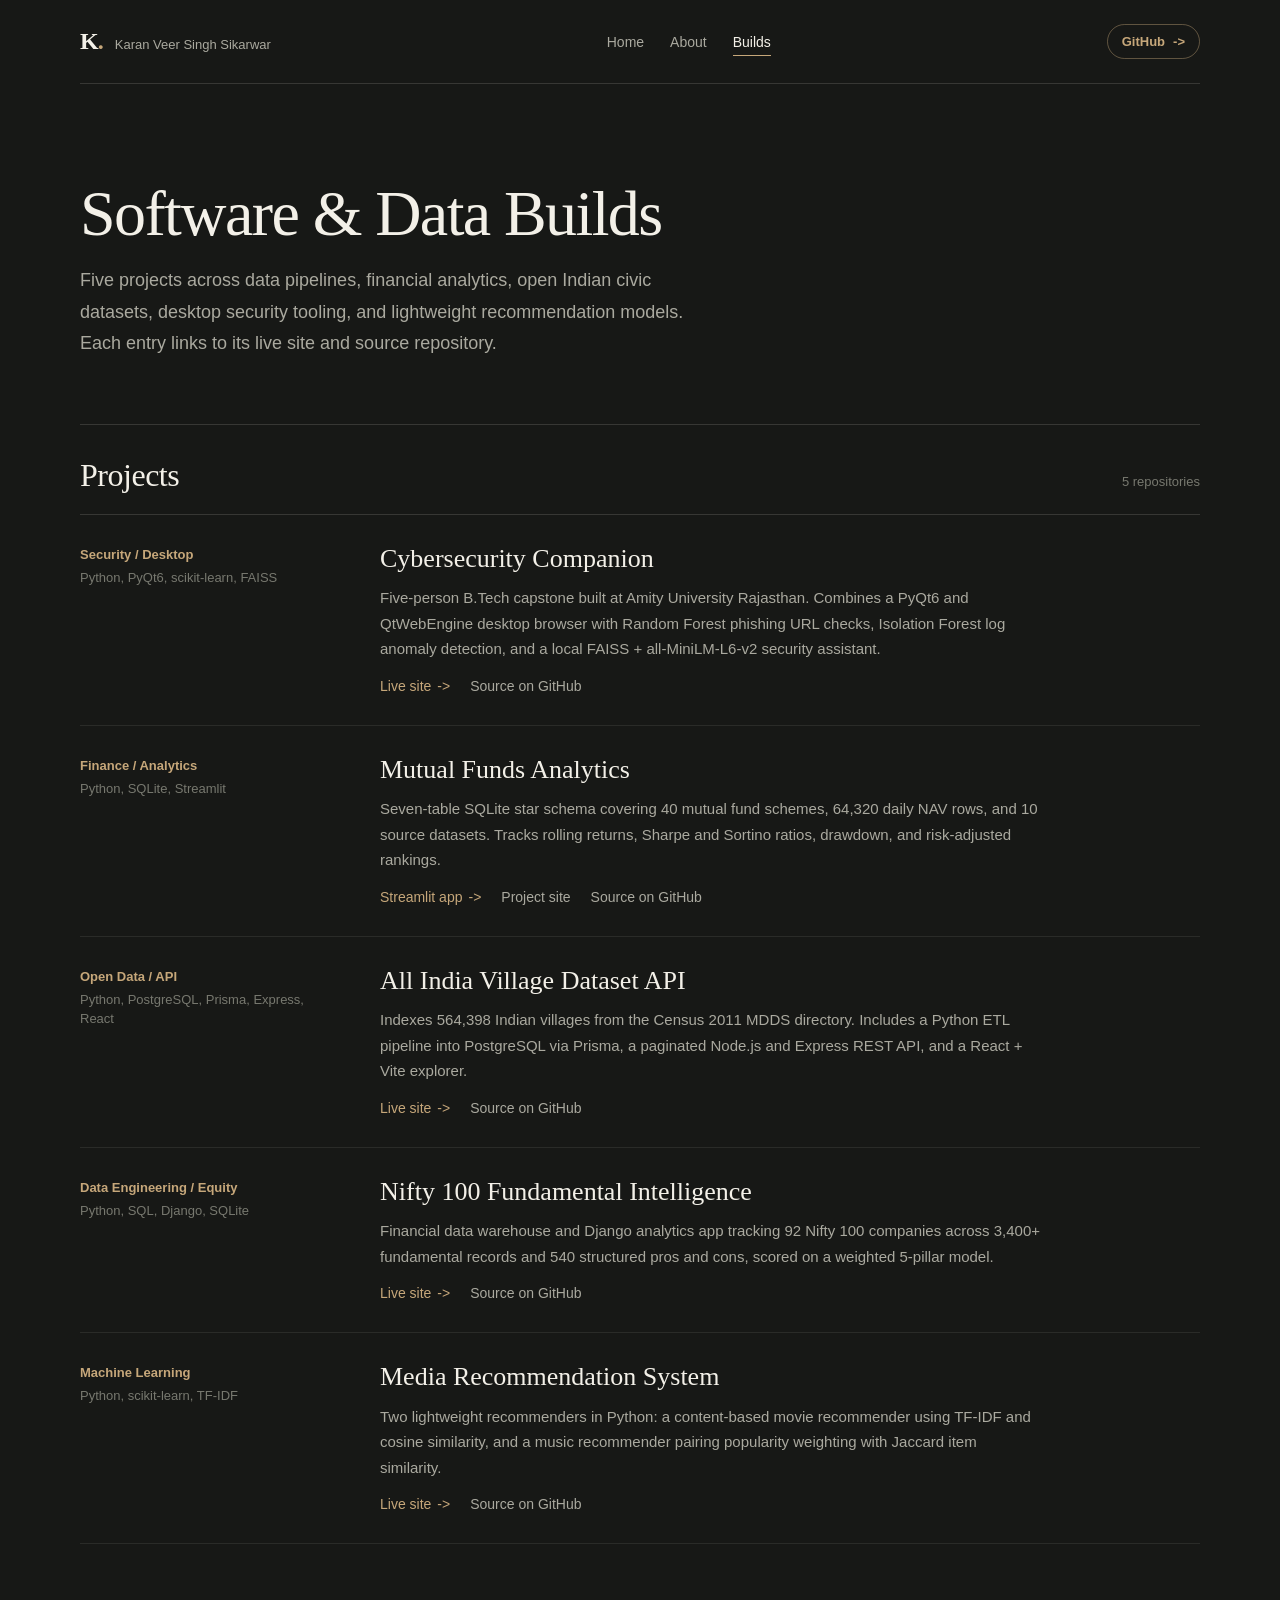
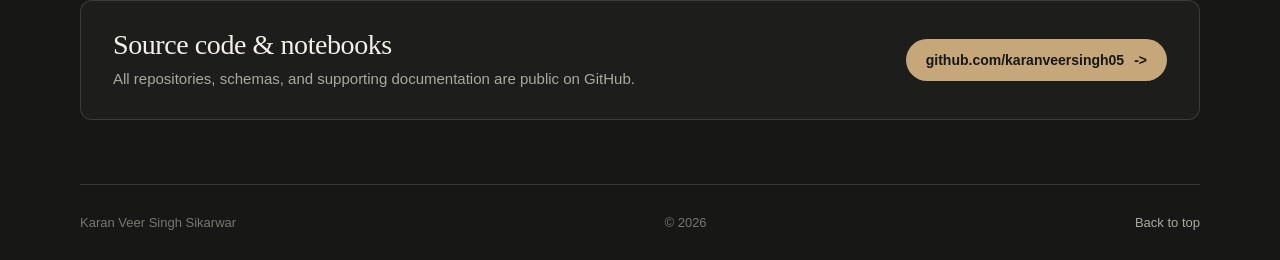
<file: gitcode/index.html>
<!DOCTYPE html>
<html lang="en">
<head>
  <meta charset="UTF-8" />
  <meta name="viewport" content="width=device-width, initial-scale=1.0" />
  <meta name="theme-color" content="#171816" />
  <meta name="description" content="Software, data engineering, security, and machine learning projects by Karan Veer Singh Sikarwar." />
  <meta name="author" content="Karan Veer Singh Sikarwar" />
  <meta name="robots" content="index, follow, max-image-preview:large" />
  <title>Engineering | Karan Veer Singh Sikarwar</title>
  <link rel="canonical" href="https://karanveersingh05.github.io/links.to.me/gitcode/" />
  <link rel="icon" href="../about/assets/favicon.svg" type="image/svg+xml" />
  <link rel="apple-touch-icon" href="../favicon.png" />
  <meta property="og:type" content="website" />
  <meta property="og:site_name" content="Karan Veer Singh Sikarwar" />
  <meta property="og:url" content="https://karanveersingh05.github.io/links.to.me/gitcode/" />
  <meta property="og:title" content="Engineering | Karan Veer Singh Sikarwar" />
  <meta property="og:description" content="Software, data engineering, security, and machine learning projects by Karan Veer Singh Sikarwar." />
  <meta property="og:image" content="https://karanveersingh05.github.io/links.to.me/profile.jpg" />
  <meta name="twitter:card" content="summary_large_image" />
  <meta name="twitter:title" content="Engineering | Karan Veer Singh Sikarwar" />
  <meta name="twitter:description" content="Software, data engineering, security, and machine learning projects by Karan Veer Singh Sikarwar." />
  <meta name="twitter:image" content="https://karanveersingh05.github.io/links.to.me/profile.jpg" />
  <link rel="stylesheet" href="style.css" />
  <script src="script.js" defer></script>
  <script type="application/ld+json">
  {
    "@context": "https://schema.org",
    "@type": "CollectionPage",
    "name": "Engineering | Karan Veer Singh Sikarwar",
    "url": "https://karanveersingh05.github.io/links.to.me/gitcode/",
    "description": "Software, data engineering, security, and machine learning projects by Karan Veer Singh Sikarwar.",
    "author": {
      "@type": "Person",
      "name": "Karan Veer Singh Sikarwar",
      "url": "https://karanveersingh05.github.io/links.to.me/"
    }
  }
  </script>
</head>
<body id="top">
  <a class="skip-link" href="#main">Skip to content</a>

  <div class="page-shell">
    <header class="site-header">
      <a class="wordmark" href="../" aria-label="Karan Veer Singh Sikarwar home">
        <span class="wordmark-mark">K<span>.</span></span>
        <span class="wordmark-name">Karan Veer Singh Sikarwar</span>
      </a>

      <nav class="site-nav" aria-label="Primary navigation">
        <a href="../">Home</a>
        <a href="../about/">About</a>
        <a href="#top" aria-current="page">Builds</a>
      </nav>

      <a class="header-action" href="https://github.com/karanveersingh05" target="_blank" rel="noopener noreferrer">
        GitHub <span aria-hidden="true">-&gt;</span>
      </a>
    </header>

    <main id="main">
      <section class="intro">
        <h1>Software &amp; Data Builds</h1>
        <p class="intro-copy">
          Five projects across data pipelines, financial analytics, open Indian civic datasets,
          desktop security tooling, and lightweight recommendation models. Each entry links to its
          live site and source repository.
        </p>
      </section>

      <section class="work-section" aria-labelledby="work-title">
        <div class="section-heading">
          <h2 id="work-title">Projects</h2>
          <span class="project-count">5 repositories</span>
        </div>

        <div class="project-list">
          <article class="project-row">
            <div class="project-meta">
              <span class="project-domain">Security / Desktop</span>
              <span class="project-stack">Python, PyQt6, scikit-learn, FAISS</span>
            </div>
            <div class="project-body">
              <h3>Cybersecurity Companion</h3>
              <p>
                Five-person B.Tech capstone built at Amity University Rajasthan. Combines a PyQt6 and
                QtWebEngine desktop browser with Random Forest phishing URL checks, Isolation Forest
                log anomaly detection, and a local FAISS + all-MiniLM-L6-v2 security assistant.
              </p>
              <div class="project-links">
                <a class="project-link primary" href="https://karanveersingh05.github.io/cybersecurity-Companion-/" target="_blank" rel="noopener noreferrer">
                  Live site <span aria-hidden="true">-&gt;</span>
                </a>
                <a class="project-link" href="https://github.com/karanveersingh05/cybersecurity-Companion-" target="_blank" rel="noopener noreferrer">
                  Source on GitHub
                </a>
              </div>
            </div>
          </article>

          <article class="project-row">
            <div class="project-meta">
              <span class="project-domain">Finance / Analytics</span>
              <span class="project-stack">Python, SQLite, Streamlit</span>
            </div>
            <div class="project-body">
              <h3>Mutual Funds Analytics</h3>
              <p>
                Seven-table SQLite star schema covering 40 mutual fund schemes, 64,320 daily NAV rows,
                and 10 source datasets. Tracks rolling returns, Sharpe and Sortino ratios, drawdown,
                and risk-adjusted rankings.
              </p>
              <div class="project-links">
                <a class="project-link primary" href="https://mutualfundsanalytics-bykaranveersingh.streamlit.app/" target="_blank" rel="noopener noreferrer">
                  Streamlit app <span aria-hidden="true">-&gt;</span>
                </a>
                <a class="project-link" href="https://karanveersingh05.github.io/MutualFundsAnalytics/" target="_blank" rel="noopener noreferrer">
                  Project site
                </a>
                <a class="project-link" href="https://github.com/karanveersingh05/MutualFundsAnalytics" target="_blank" rel="noopener noreferrer">
                  Source on GitHub
                </a>
              </div>
            </div>
          </article>

          <article class="project-row">
            <div class="project-meta">
              <span class="project-domain">Open Data / API</span>
              <span class="project-stack">Python, PostgreSQL, Prisma, Express, React</span>
            </div>
            <div class="project-body">
              <h3>All India Village Dataset API</h3>
              <p>
                Indexes 564,398 Indian villages from the Census 2011 MDDS directory. Includes a Python
                ETL pipeline into PostgreSQL via Prisma, a paginated Node.js and Express REST API,
                and a React + Vite explorer.
              </p>
              <div class="project-links">
                <a class="project-link primary" href="https://karanveersingh05.github.io/All-India-Village-Dataset-API/" target="_blank" rel="noopener noreferrer">
                  Live site <span aria-hidden="true">-&gt;</span>
                </a>
                <a class="project-link" href="https://github.com/karanveersingh05/All-India-Village-Dataset-API" target="_blank" rel="noopener noreferrer">
                  Source on GitHub
                </a>
              </div>
            </div>
          </article>

          <article class="project-row">
            <div class="project-meta">
              <span class="project-domain">Data Engineering / Equity</span>
              <span class="project-stack">Python, SQL, Django, SQLite</span>
            </div>
            <div class="project-body">
              <h3>Nifty 100 Fundamental Intelligence</h3>
              <p>
                Financial data warehouse and Django analytics app tracking 92 Nifty 100 companies
                across 3,400+ fundamental records and 540 structured pros and cons, scored on a
                weighted 5-pillar model.
              </p>
              <div class="project-links">
                <a class="project-link primary" href="https://karanveersingh05.github.io/Nifty-100-Fundamental-Intelligence/" target="_blank" rel="noopener noreferrer">
                  Live site <span aria-hidden="true">-&gt;</span>
                </a>
                <a class="project-link" href="https://github.com/karanveersingh05/Nifty-100-Fundamental-Intelligence" target="_blank" rel="noopener noreferrer">
                  Source on GitHub
                </a>
              </div>
            </div>
          </article>

          <article class="project-row">
            <div class="project-meta">
              <span class="project-domain">Machine Learning</span>
              <span class="project-stack">Python, scikit-learn, TF-IDF</span>
            </div>
            <div class="project-body">
              <h3>Media Recommendation System</h3>
              <p>
                Two lightweight recommenders in Python: a content-based movie recommender using
                TF-IDF and cosine similarity, and a music recommender pairing popularity weighting
                with Jaccard item similarity.
              </p>
              <div class="project-links">
                <a class="project-link primary" href="https://karanveersingh05.github.io/Media-Recemmondation-System/" target="_blank" rel="noopener noreferrer">
                  Live site <span aria-hidden="true">-&gt;</span>
                </a>
                <a class="project-link" href="https://github.com/karanveersingh05/Media-Recemmondation-System" target="_blank" rel="noopener noreferrer">
                  Source on GitHub
                </a>
              </div>
            </div>
          </article>
        </div>
      </section>

      <section class="github-band" aria-labelledby="github-heading">
        <div class="github-copy">
          <h2 id="github-heading">Source code &amp; notebooks</h2>
          <p>All repositories, schemas, and supporting documentation are public on GitHub.</p>
        </div>
        <a class="github-button" href="https://github.com/karanveersingh05" target="_blank" rel="noopener noreferrer">
          <span>github.com/karanveersingh05</span>
          <span aria-hidden="true">-&gt;</span>
        </a>
      </section>
    </main>

    <footer class="site-footer">
      <span>Karan Veer Singh Sikarwar</span>
      <span><span aria-hidden="true">&copy;</span> <span id="year">2026</span></span>
      <a class="back-top" href="#top" aria-label="Back to top">Back to top</a>
    </footer>
  </div>
</body>
</html>
</file>
<file: style.css>
@charset "UTF-8";

:root {
  color-scheme: dark;
  --bg: #171816;
  --bg-raised: #1d1e1b;
  --panel: #20211e;
  --text: #f3f0e8;
  --muted: #aaa99f;
  --subtle: #77786f;
  --accent: #c6a77a;
  --accent-dim: rgba(198, 167, 122, 0.14);
  --line: rgba(243, 240, 232, 0.14);
  --line-soft: rgba(243, 240, 232, 0.085);
  --line-accent: rgba(198, 167, 122, 0.42);
  --serif: Georgia, "Times New Roman", serif;
  --sans: -apple-system, BlinkMacSystemFont, "Segoe UI", sans-serif;
  --page-width: 1160px;
  --gutter: clamp(22px, 5vw, 76px);
  --ease: cubic-bezier(0.22, 1, 0.36, 1);
}

* {
  box-sizing: border-box;
}

html {
  min-height: 100%;
  background: var(--bg);
  scroll-behavior: smooth;
  scroll-padding-top: 28px;
}

body {
  min-width: 320px;
  min-height: 100vh;
  min-height: 100svh;
  margin: 0;
  background: var(--bg);
  color: var(--text);
  font-family: var(--sans);
  -webkit-font-smoothing: antialiased;
  text-rendering: optimizeLegibility;
}

body::before {
  position: fixed;
  inset: 0;
  z-index: -1;
  background-image: radial-gradient(rgba(255, 255, 255, 0.025) 0.5px, transparent 0.6px);
  background-size: 6px 6px;
  content: "";
  pointer-events: none;
}

a {
  color: inherit;
  -webkit-tap-highlight-color: transparent;
}

a:focus-visible {
  outline: 2px solid var(--accent);
  outline-offset: 5px;
}

svg {
  display: block;
  width: 100%;
  height: 100%;
  fill: none;
  stroke: currentColor;
  stroke-linecap: round;
  stroke-linejoin: round;
  stroke-width: 1.6;
}

.glass-filters {
  position: absolute;
  width: 0;
  height: 0;
  overflow: hidden;
  pointer-events: none;
}

.skip-link {
  position: fixed;
  top: 12px;
  left: 12px;
  z-index: 20;
  padding: 11px 15px;
  transform: translateY(-160%);
  background: var(--text);
  color: var(--bg);
  font-size: 0.8rem;
  text-decoration: none;
  transition: transform 180ms ease;
}

.skip-link:focus {
  transform: translateY(0);
}

.page-shell {
  width: min(calc(100% - (var(--gutter) * 2)), var(--page-width));
  min-height: 100vh;
  min-height: 100svh;
  margin-inline: auto;
  display: flex;
  flex-direction: column;
}

.site-header {
  min-height: 84px;
  display: flex;
  align-items: center;
  justify-content: space-between;
  gap: 24px;
  border-bottom: 1px solid var(--line);
}

.site-mark {
  display: inline-flex;
  align-items: center;
  gap: 15px;
  text-decoration: none;
}

.site-mark__monogram {
  color: var(--text);
  font-family: var(--serif);
  font-size: 1.65rem;
  letter-spacing: -0.09em;
  line-height: 1;
}

.site-mark__descriptor {
  padding-left: 15px;
  border-left: 1px solid var(--line);
  color: var(--muted);
  font-size: 0.58rem;
  font-weight: 600;
  letter-spacing: 0.17em;
}

.header-note,
.edition-number,
.eyebrow,
.section-kicker,
.section-index,
.footer-colophon {
  font-size: 0.59rem;
  font-weight: 600;
  letter-spacing: 0.15em;
  line-height: 1.6;
}

.header-note {
  color: var(--subtle);
  text-align: right;
}

.main-layout {
  flex: 1;
  display: grid;
  grid-template-columns: minmax(300px, 0.82fr) minmax(0, 1.18fr);
  align-items: start;
  gap: clamp(52px, 8vw, 112px);
  padding-top: clamp(66px, 9vw, 118px);
  padding-bottom: 90px;
}

.identity-panel {
  position: sticky;
  top: 54px;
  min-width: 0;
  padding: 5px 0 0;
}

.identity-panel::before {
  position: absolute;
  top: 190px;
  left: -42px;
  width: min(430px, 115%);
  height: 300px;
  z-index: -2;
  border-radius: 50%;
  background:
    radial-gradient(circle at 36% 42%, rgba(198, 167, 122, 0.11) 0%, rgba(198, 167, 122, 0.03) 44%, transparent 72%),
    radial-gradient(circle at 72% 68%, rgba(243, 240, 232, 0.045) 0%, transparent 62%);
  filter: blur(24px);
  content: "";
  pointer-events: none;
}

.identity-topline {
  display: flex;
  flex-wrap: wrap;
  align-items: center;
  justify-content: space-between;
  gap: 12px;
  margin-bottom: 54px;
}

.eyebrow {
  display: inline-flex;
  align-items: center;
  gap: 9px;
  color: var(--muted);
  font-size: 0.56rem;
  letter-spacing: 0.13em;
}

.eyebrow__mark {
  width: 6px;
  height: 6px;
  flex: 0 0 6px;
  border-radius: 50%;
  background: var(--accent);
}

.edition-number {
  color: var(--subtle);
  font-size: 0.52rem;
  white-space: nowrap;
}

.profile-image-wrap {
  position: relative;
  width: clamp(94px, 10vw, 116px);
  height: clamp(94px, 10vw, 116px);
  margin-bottom: 31px;
}

.profile-image-wrap::before {
  position: absolute;
  inset: -7px;
  border: 1px solid var(--line-accent);
  border-radius: 50%;
  content: "";
}

.profile-pic {
  position: relative;
  display: block;
  width: 100%;
  height: 100%;
  border: 1px solid rgba(243, 240, 232, 0.18);
  border-radius: 50%;
  background: var(--bg-raised);
  object-fit: cover;
}

.profile-image-index {
  position: absolute;
  right: -13px;
  bottom: -6px;
  width: 29px;
  height: 29px;
  display: grid;
  place-items: center;
  border: 1px solid rgba(198, 167, 122, 0.45);
  border-radius: 50%;
  background: linear-gradient(145deg, rgba(243, 240, 232, 0.14), rgba(23, 24, 22, 0.52));
  -webkit-backdrop-filter: blur(10px) saturate(190%) brightness(1.12);
  backdrop-filter: blur(10px) saturate(190%) brightness(1.12);
  box-shadow:
    inset 1px 1px 1.5px rgba(243, 240, 232, 0.36),
    inset -1px -1px 2px rgba(0, 0, 0, 0.55),
    0 6px 16px rgba(0, 0, 0, 0.45);
  color: var(--accent);
  font-family: var(--serif);
  font-size: 0.85rem;
  font-style: italic;
}

h1 {
  max-width: 540px;
  margin: 0;
  color: var(--text);
  font-family: var(--serif);
  font-size: clamp(2.9rem, 5vw, 4.8rem);
  font-weight: 400;
  letter-spacing: -0.075em;
  line-height: 0.98;
  text-wrap: balance;
}

h1 span {
  display: block;
  margin-top: 7px;
  color: var(--accent);
  font-style: italic;
  font-weight: 400;
}

.profile-description {
  margin: 22px 0 0;
  color: var(--muted);
  font-size: 0.78rem;
  letter-spacing: 0.025em;
  line-height: 1.8;
}

.liquid-glass,
.liquid-glass-pill {
  position: relative;
  isolation: isolate;
  overflow: hidden;
  border: 1px solid rgba(243, 240, 232, 0.15);
  box-shadow:
    inset 0 1px 1px rgba(243, 240, 232, 0.28),
    inset 1px 0 1px rgba(198, 167, 122, 0.14),
    inset 0 -2px 6px rgba(0, 0, 0, 0.48),
    0 0 0 1px rgba(0, 0, 0, 0.42),
    0 16px 36px -14px rgba(0, 0, 0, 0.72);
  transition:
    border-color 240ms var(--ease),
    box-shadow 240ms var(--ease),
    transform 200ms var(--ease);
}

.liquid-glass::before,
.liquid-glass-pill::before {
  position: absolute;
  inset: -12px;
  z-index: -2;
  background: linear-gradient(142deg,
      rgba(243, 240, 232, 0.085) 0%,
      rgba(28, 29, 26, 0.46) 46%,
      rgba(198, 167, 122, 0.075) 100%);
  -webkit-backdrop-filter: blur(18px) saturate(185%) brightness(1.08);
  backdrop-filter: blur(18px) saturate(185%) brightness(1.08);
  backdrop-filter: blur(16px) saturate(185%) brightness(1.08) url(#ios26-refraction);
  content: "";
  pointer-events: none;
}

.liquid-glass::after,
.liquid-glass-pill::after {
  position: absolute;
  inset: 0;
  z-index: -1;
  border-radius: inherit;
  background:
    radial-gradient(170px circle at var(--glass-x, 22%) var(--glass-y, 0%),
      rgba(243, 240, 232, 0.17) 0%,
      rgba(198, 167, 122, 0.065) 36%,
      transparent 72%);
  content: "";
  pointer-events: none;
  transition: opacity 220ms ease;
}

.about-link {
  width: min(100%, 390px);
  min-height: 72px;
  margin-top: 38px;
  padding: 15px 18px;
  display: flex;
  align-items: center;
  justify-content: space-between;
  gap: 18px;
  border-radius: 20px;
  text-decoration: none;
}

.about-link:hover {
  border-color: rgba(198, 167, 122, 0.42);
  box-shadow:
    inset 0 1px 1.5px rgba(243, 240, 232, 0.36),
    inset 1px 0 1.5px rgba(198, 167, 122, 0.24),
    inset 0 -2px 6px rgba(0, 0, 0, 0.48),
    0 0 0 1px rgba(0, 0, 0, 0.48),
    0 20px 42px -14px rgba(0, 0, 0, 0.8);
}

.about-link:active {
  transform: scale(0.985);
}

.about-link__copy {
  display: flex;
  flex-direction: column;
  gap: 5px;
}

.about-link__kicker {
  color: var(--accent);
  font-size: 0.54rem;
  font-weight: 600;
  letter-spacing: 0.16em;
}

.about-link__title {
  color: var(--text);
  font-family: var(--serif);
  font-size: 1.23rem;
  letter-spacing: -0.025em;
}

.about-link__arrow {
  width: 36px;
  height: 36px;
  flex: 0 0 36px;
  display: grid;
  place-items: center;
  border: 1px solid rgba(243, 240, 232, 0.16);
  border-radius: 50%;
  background: rgba(243, 240, 232, 0.04);
  box-shadow: inset 0 1px 0 rgba(243, 240, 232, 0.18);
  color: var(--accent);
  transition: transform 240ms var(--ease), border-color 240ms ease, background 240ms ease;
}

.about-link__arrow svg {
  width: 17px;
  height: 17px;
}

.about-link:hover .about-link__arrow {
  transform: translateX(4px);
  border-color: var(--line-accent);
  background: var(--accent-dim);
}

.identity-bottom {
  margin-top: 28px;
}

.quick-links {
  width: fit-content;
  padding: 4px;
  display: inline-flex;
  align-items: center;
  gap: 4px;
  border-radius: 999px;
}

.quick-links a {
  width: 44px;
  height: 44px;
  display: grid;
  place-items: center;
  border: 1px solid transparent;
  border-radius: 50%;
  color: var(--muted);
  transition:
    color 200ms ease,
    border-color 200ms ease,
    background 200ms ease,
    box-shadow 200ms ease,
    transform 180ms var(--ease);
}

.quick-links a:hover {
  transform: translateY(-1px);
  border-color: rgba(198, 167, 122, 0.34);
  background: rgba(198, 167, 122, 0.14);
  box-shadow: inset 0 1px 0 rgba(243, 240, 232, 0.22);
  color: var(--accent);
}

.quick-links a:active {
  transform: scale(0.95);
}

.quick-links a:focus-visible,
.glass-dock__item:focus-visible {
  outline-offset: -3px;
}

.quick-links svg {
  width: 17px;
  height: 17px;
}

.identity-note {
  margin: 18px 0 0;
  color: var(--subtle);
  font-family: var(--serif);
  font-size: 0.94rem;
  font-style: italic;
  line-height: 1.5;
}

.directory-panel {
  min-width: 0;
  padding-top: 4px;
}

.section-heading {
  min-height: 72px;
  margin-bottom: 13px;
  display: flex;
  align-items: flex-end;
  justify-content: space-between;
  gap: 16px;
}

.section-kicker {
  margin: 0 0 9px;
  color: var(--accent);
  font-size: 0.55rem;
  letter-spacing: 0.17em;
}

.section-heading h2 {
  margin: 0;
  color: var(--text);
  font-family: var(--serif);
  font-size: clamp(1.75rem, 3vw, 2.25rem);
  font-weight: 400;
  letter-spacing: -0.055em;
  line-height: 1.08;
}

.section-heading h2>span {
  color: var(--accent);
}

.section-index {
  padding-bottom: 4px;
  color: var(--subtle);
  font-size: 0.51rem;
  letter-spacing: 0.1em;
  text-align: right;
  white-space: nowrap;
}

.link-list {
  border-top: 1px solid var(--line);
}

.index-link {
  position: relative;
  min-height: 77px;
  padding: 14px 5px 14px 0;
  display: grid;
  grid-template-columns: 36px minmax(0, 1fr) 22px;
  align-items: center;
  column-gap: 14px;
  border-bottom: 1px solid var(--line);
  text-decoration: none;
  transition: padding 240ms var(--ease), background 240ms ease;
}

.index-link::before {
  position: absolute;
  inset: 0 -12px;
  z-index: -1;
  background: linear-gradient(90deg, transparent, rgba(198, 167, 122, 0.045));
  content: "";
  opacity: 0;
  transition: opacity 240ms ease;
}

.index-link:hover {
  padding-right: 0;
  padding-left: 8px;
}

.index-link:hover::before {
  opacity: 1;
}

.index-link__number {
  align-self: start;
  padding-top: 5px;
  color: var(--subtle);
  font-family: var(--serif);
  font-size: 0.85rem;
  font-style: italic;
  font-variant-numeric: tabular-nums;
  transition: color 200ms ease;
}

.index-link:hover .index-link__number {
  color: var(--accent);
}

.index-link__copy {
  min-width: 0;
  display: flex;
  flex-direction: column;
  gap: 4px;
}

.index-link__title {
  color: var(--text);
  font-size: 0.91rem;
  font-weight: 500;
  letter-spacing: 0.005em;
  line-height: 1.35;
  transition: color 200ms ease;
}

.index-link:hover .index-link__title {
  color: #e5d2b4;
}

.index-link__subtitle {
  color: var(--muted);
  font-size: 0.72rem;
  font-weight: 400;
  line-height: 1.45;
}

.index-link__arrow {
  width: 16px;
  height: 16px;
  color: var(--subtle);
  transition: color 200ms ease, transform 200ms var(--ease);
}

.index-link:hover .index-link__arrow {
  transform: translate(3px, -3px);
  color: var(--accent);
}

.business-section {
  margin-top: 59px;
  padding-top: 25px;
  border-top: 1px solid var(--line);
}

.section-heading--business {
  min-height: 58px;
  margin-bottom: 12px;
}

.section-heading--business h2 {
  font-size: clamp(1.45rem, 2.5vw, 1.85rem);
}

.business-description {
  margin: 0 0 18px;
  color: var(--muted);
  font-size: 0.75rem;
  line-height: 1.6;
}

.business-actions {
  display: flex;
  flex-wrap: wrap;
  align-items: center;
  gap: 10px;
}

.business-link {
  min-width: 0;
  min-height: 44px;
  padding: 9px 15px;
  display: inline-flex;
  align-items: center;
  gap: 8px;
  border-radius: 999px;
  color: var(--text);
  font-size: 0.7rem;
  font-weight: 500;
  text-decoration: none;
}

.business-link:hover {
  transform: translateY(-1px);
  border-color: rgba(198, 167, 122, 0.36);
}

.business-link:active {
  transform: scale(0.97);
}

.business-link > svg:first-child {
  width: 14px;
  height: 14px;
  flex: 0 0 14px;
  color: var(--accent);
}

.business-link > span {
  white-space: nowrap;
}

.business-link__arrow {
  width: 13px;
  height: 13px;
  flex: 0 0 13px;
  color: var(--subtle);
  transition: color 200ms ease, transform 200ms var(--ease);
}

.business-link:hover .business-link__arrow {
  transform: translate(2px, -2px);
  color: var(--accent);
}

.business-link--primary {
  border-color: rgba(198, 167, 122, 0.3);
}

.business-link--primary::before {
  background: linear-gradient(
    142deg,
    rgba(198, 167, 122, 0.16) 0%,
    rgba(32, 31, 26, 0.48) 52%,
    rgba(198, 167, 122, 0.1) 100%
  );
}

.site-footer {
  position: relative;
  min-height: 125px;
  padding: 26px 0 max(25px, env(safe-area-inset-bottom));
  display: grid;
  grid-template-columns: auto 1fr auto;
  align-items: center;
  gap: 18px;
  border-top: 1px solid var(--line);
}

.footer-mark {
  color: var(--accent);
  font-family: var(--serif);
  font-size: 1.65rem;
  letter-spacing: -0.09em;
  text-decoration: none;
}

.footer-copy p {
  margin: 0;
  color: var(--muted);
  font-size: 0.72rem;
  line-height: 1.65;
}

.footer-copy .footer-note {
  color: var(--subtle);
  font-size: 0.67rem;
}

.footer-contact {
  color: var(--accent);
  font-size: 0.73rem;
  text-decoration: none;
  transition: color 180ms ease;
}

.footer-contact:hover {
  color: var(--text);
}

.footer-contact span {
  display: inline-block;
  margin-left: 3px;
  transition: transform 180ms var(--ease);
}

.footer-contact:hover span {
  transform: translate(2px, -2px);
}

.footer-colophon {
  grid-column: 1 / -1;
  padding-top: 14px;
  border-top: 1px solid var(--line-soft);
  color: var(--subtle);
  font-size: 0.49rem;
  letter-spacing: 0.13em;
}

.js .identity-panel,
.js .directory-panel,
.js .site-footer {
  animation: arrive 650ms var(--ease) both;
}

.js .directory-panel {
  animation-delay: 90ms;
}

.js .site-footer {
  animation-delay: 160ms;
}

@keyframes arrive {
  from {
    opacity: 0;
    transform: translateY(10px);
  }

  to {
    opacity: 1;
    transform: translateY(0);
  }
}

.glass-dock {
  display: none;
}

@media (min-width: 1100px) {
  .identity-panel {
    padding-right: 8px;
  }

  .identity-topline {
    margin-bottom: 64px;
  }

  .link-list {
    margin-top: 5px;
  }
}

@media (max-width: 800px) {
  .page-shell {
    width: min(calc(100% - 44px), 620px);
  }

  .site-header {
    min-height: 72px;
  }

  .main-layout {
    grid-template-columns: 1fr;
    gap: 62px;
    padding-top: 54px;
    padding-bottom: 66px;
  }

  .identity-panel {
    position: static;
  }

  .identity-topline {
    margin-bottom: 38px;
  }

  .profile-image-wrap {
    width: 100px;
    height: 100px;
    margin-bottom: 27px;
  }

  h1 {
    max-width: 580px;
    font-size: clamp(2.8rem, 9vw, 4.25rem);
  }

  .about-link {
    width: min(100%, 430px);
    margin-top: 30px;
  }

  .identity-bottom {
    margin-top: 24px;
  }

  .identity-note {
    margin-top: 12px;
  }

  .directory-panel {
    padding-top: 0;
  }

  .business-section {
    margin-top: 48px;
  }

  .site-footer {
    min-height: 112px;
    padding-bottom: max(98px, calc(78px + env(safe-area-inset-bottom)));
  }
}

@media (max-width: 1024px) {
  .glass-dock {
    position: fixed;
    bottom: calc(14px + env(safe-area-inset-bottom, 0px));
    left: 50%;
    z-index: 30;
    width: 332px;
    max-width: calc(100% - 28px);
    padding: 5px;
    display: grid;
    grid-template-columns: repeat(4, minmax(0, 1fr));
    align-items: center;
    gap: 3px;
    border-radius: 36px;
    opacity: 0;
    visibility: hidden;
    pointer-events: none;
    will-change: transform, opacity;
    transform: translate3d(-50%, 10px, 0) scale(0.96);
    transition:
      opacity 180ms ease-in,
      transform 180ms ease-in,
      visibility 0s linear 180ms;
  }

  .glass-dock.is-visible {
    opacity: 1;
    visibility: visible;
    pointer-events: auto;
    transform: translate3d(-50%, 0, 0) scale(1);
    transition:
      opacity 170ms var(--ease),
      transform 170ms var(--ease),
      visibility 0s linear 0s;
  }

  .glass-dock__item {
    min-height: 46px;
    padding: 5px 4px;
    display: flex;
    flex-direction: column;
    align-items: center;
    justify-content: center;
    gap: 3px;
    border-radius: 28px;
    color: var(--muted);
    font-size: 0.6rem;
    font-weight: 500;
    letter-spacing: 0.04em;
    text-decoration: none;
    transition:
      background 180ms ease,
      color 180ms ease,
      box-shadow 180ms ease,
      transform 160ms var(--ease);
  }

  .glass-dock__item svg {
    width: 16px;
    height: 16px;
    flex: 0 0 16px;
  }

  .glass-dock__item span {
    line-height: 1;
    white-space: nowrap;
  }

  .glass-dock__item:hover,
  .glass-dock__item:focus-visible {
    background: rgba(243, 240, 232, 0.08);
    box-shadow: inset 0 1px 0 rgba(243, 240, 232, 0.16);
    color: var(--text);
  }

  .glass-dock__item--top {
    color: var(--accent);
  }

  .glass-dock__item:active {
    transform: scale(0.95);
  }
}

@media (max-width: 480px) {
  :root {
    --gutter: 22px;
  }

  .site-header {
    min-height: 66px;
  }

  .site-mark {
    gap: 11px;
  }

  .site-mark__monogram {
    font-size: 1.5rem;
  }

  .site-mark__descriptor {
    padding-left: 11px;
    font-size: 0.52rem;
  }

  .header-note {
    max-width: 118px;
    font-size: 0.48rem;
    line-height: 1.5;
  }

  .main-layout {
    gap: 50px;
    padding-top: 43px;
    padding-bottom: 52px;
  }

  .identity-topline {
    align-items: flex-start;
    margin-bottom: 34px;
  }

  .eyebrow {
    max-width: 220px;
    font-size: 0.51rem;
    letter-spacing: 0.11em;
  }

  .edition-number {
    font-size: 0.46rem;
  }

  .profile-image-wrap {
    width: 91px;
    height: 91px;
    margin-bottom: 25px;
  }

  h1 {
    font-size: clamp(2.55rem, 11vw, 3.35rem);
  }

  .profile-description {
    margin-top: 17px;
    font-size: 0.73rem;
  }

  .about-link {
    min-height: 67px;
    margin-top: 26px;
  }

  .about-link__title {
    font-size: 1.12rem;
  }

  .quick-links a {
    width: 44px;
    height: 44px;
  }

  .section-heading {
    min-height: 62px;
    align-items: flex-end;
  }

  .section-heading h2 {
    font-size: 1.75rem;
  }

  .section-index {
    max-width: 88px;
    font-size: 0.45rem;
    line-height: 1.45;
  }

  .index-link {
    min-height: 73px;
    grid-template-columns: 29px minmax(0, 1fr) 19px;
    column-gap: 10px;
  }

  .index-link__title {
    font-size: 0.87rem;
  }

  .index-link__subtitle {
    font-size: 0.68rem;
  }

  .business-section {
    margin-top: 43px;
    padding-top: 22px;
  }

  .section-heading--business h2 {
    font-size: 1.48rem;
  }

  .business-actions {
    gap: 9px;
  }

  .business-link {
    min-height: 44px;
    padding: 9px 14px;
  }

  .site-footer {
    grid-template-columns: auto 1fr;
    gap: 10px 15px;
    padding-top: 22px;
  }

  .footer-contact {
    grid-column: 2;
    grid-row: 2;
  }

  .footer-colophon {
    margin-top: 5px;
  }
}

@media (max-width: 350px) {
  :root {
    --gutter: 17px;
  }

  .header-note {
    max-width: 100px;
  }

  .edition-number {
    max-width: 82px;
    text-align: right;
  }

  h1 {
    font-size: 2.4rem;
  }

  .index-link {
    grid-template-columns: 25px minmax(0, 1fr) 17px;
    column-gap: 8px;
  }
}

@media (prefers-reduced-motion: reduce) {

  *,
  *::before,
  *::after {
    scroll-behavior: auto !important;
    animation-duration: 0.01ms !important;
    animation-iteration-count: 1 !important;
    transition-duration: 0.01ms !important;
  }
}
</file>
<file: about/style.css>
@import url('https://fonts.googleapis.com/css2?family=DM+Serif+Display:ital@0;1&family=Inter:wght@400;450;500;550;600;650;700&display=swap');

:root {
    color-scheme: light;
    --paper: #F4F0E8;
    --paper-raised: #FAF8F3;
    --ink: #201F1C;
    --ink-soft: #45413B;
    --muted: #82796D;
    --line: #D9D1C5;
    --accent: #A45C3A;
    --accent-hover: #804329;
    --dark-surface: #292722;
    --dark-ink: #F4F0E8;
    --font-display: 'DM Serif Display', Georgia, serif;
    --font-body: 'Inter', -apple-system, BlinkMacSystemFont, 'Segoe UI', sans-serif;
    --page-gutter: clamp(1.25rem, 5.5vw, 6.5rem);
    --content-width: 860px;
    --header-height: 88px;
    --ease-out: cubic-bezier(0.22, 1, 0.36, 1);
    --transition: 260ms var(--ease-out);
}

* {
    box-sizing: border-box;
}

html {
    scroll-behavior: smooth;
    scroll-padding-top: calc(var(--header-height) + 1.5rem);
}

body {
    margin: 0;
    background: var(--paper);
    color: var(--ink);
    font-family: var(--font-body);
    font-size: 15px;
    font-weight: 400;
    line-height: 1.8;
    -webkit-font-smoothing: antialiased;
    -moz-osx-font-smoothing: grayscale;
    overflow-wrap: break-word;
    transition: background-color var(--transition), color var(--transition);
}

body,
button,
a {
    -webkit-tap-highlight-color: transparent;
}

button,
input,
textarea,
select {
    font: inherit;
}

button,
a {
    color: inherit;
}

a {
    text-decoration: none;
}

a:focus-visible,
button:focus-visible {
    outline: 2px solid var(--accent);
    outline-offset: 5px;
}

button {
    cursor: pointer;
}

img {
    display: block;
    width: 100%;
    height: auto;
}

figure {
    margin: 0;
}

::selection {
    background: var(--accent);
    color: #fff;
}

.glass-filters {
    position: absolute;
    width: 0;
    height: 0;
    overflow: hidden;
    pointer-events: none;
}

.skip-link {
    position: fixed;
    top: 1rem;
    left: 1rem;
    z-index: 1000;
    padding: 0.75rem 1rem;
    background: var(--ink);
    color: var(--paper);
    transform: translateY(-180%);
    transition: transform var(--transition);
}

.skip-link:focus {
    transform: translateY(0);
}

.site-header {
    position: relative;
    z-index: 20;
    display: flex;
    align-items: center;
    justify-content: space-between;
    min-height: var(--header-height);
    padding: 0 var(--page-gutter);
    border-bottom: 1px solid var(--line);
    gap: 2rem;
}

.site-mark {
    display: inline-flex;
    align-items: center;
    gap: 0.8rem;
    flex-shrink: 0;
}

.site-mark__name,
.site-footer__mark {
    font-family: var(--font-display);
    font-size: 1.7rem;
    line-height: 1;
    letter-spacing: -0.07em;
}

.site-mark__label {
    padding-left: 0.8rem;
    border-left: 1px solid var(--line);
    color: var(--muted);
    font-size: 0.68rem;
    letter-spacing: 0.04em;
}

.site-nav {
    display: flex;
    align-items: center;
    justify-content: center;
    gap: clamp(1rem, 2.6vw, 2.6rem);
}

.site-nav a {
    position: relative;
    padding: 0.45rem 0;
    color: var(--muted);
    font-size: 0.74rem;
    font-weight: 500;
    transition: color var(--transition);
}

.site-nav a::after {
    position: absolute;
    right: 0;
    bottom: 0;
    left: 0;
    height: 1px;
    background: var(--accent);
    content: '';
    transform: scaleX(0);
    transform-origin: left;
    transition: transform var(--transition);
}

.site-nav a:hover,
.site-nav a[aria-current="page"] {
    color: var(--ink);
}

.site-nav a:hover::after,
.site-nav a[aria-current="page"]::after {
    transform: scaleX(1);
}

.about-glass {
    position: relative;
    isolation: isolate;
    overflow: hidden;
    border: 1px solid rgba(32, 31, 28, 0.11);
    box-shadow:
        inset 0 1px 1px rgba(255, 255, 255, 0.92),
        inset 1px 0 1px rgba(255, 255, 255, 0.55),
        inset 0 -2px 5px rgba(32, 31, 28, 0.06),
        0 0 0 1px rgba(32, 31, 28, 0.05),
        0 12px 30px -12px rgba(32, 31, 28, 0.18);
    transition:
        border-color var(--transition),
        box-shadow var(--transition),
        transform 180ms var(--ease-out);
}

.about-glass::before {
    position: absolute;
    inset: -12px;
    z-index: -2;
    background: linear-gradient(
        142deg,
        rgba(255, 255, 255, 0.72) 0%,
        rgba(244, 240, 232, 0.56) 52%,
        rgba(255, 255, 255, 0.64) 100%
    );
    -webkit-backdrop-filter: blur(20px) saturate(185%) brightness(1.03);
    backdrop-filter: blur(20px) saturate(185%) brightness(1.03);
    backdrop-filter: blur(16px) saturate(185%) brightness(1.03) url(#ios26-refraction);
    content: '';
    pointer-events: none;
}

.about-glass::after {
    position: absolute;
    inset: 0;
    z-index: -1;
    border-radius: inherit;
    background: radial-gradient(
        150px circle at var(--glass-x, 22%) var(--glass-y, 0%),
        rgba(255, 255, 255, 0.65) 0%,
        rgba(164, 92, 58, 0.06) 40%,
        transparent 72%
    );
    content: '';
    pointer-events: none;
}

.theme-toggle {
    display: inline-flex;
    align-items: center;
    justify-content: center;
    gap: 0.5rem;
    min-height: 38px;
    padding: 0.42rem 0.9rem;
    border-radius: 999px;
    background: transparent;
    color: var(--ink-soft);
    font-size: 0.7rem;
    font-weight: 500;
    white-space: nowrap;
}

.theme-toggle:hover {
    color: var(--ink);
    border-color: rgba(164, 92, 58, 0.34);
}

.theme-toggle:active {
    transform: scale(0.96);
}

.theme-toggle__icon {
    display: inline-block;
    font-size: 1rem;
    line-height: 1;
    transition: transform 400ms var(--ease-out);
}

.theme-toggle:hover .theme-toggle__icon {
    transform: rotate(30deg);
}

.hero {
    position: relative;
    display: grid;
    grid-template-columns: minmax(0, 1.05fr) minmax(280px, 0.95fr);
    align-items: center;
    min-height: min(780px, calc(100svh - var(--header-height)));
    padding: clamp(4.5rem, 9vw, 9rem) var(--page-gutter) clamp(6rem, 9vw, 8rem);
    gap: clamp(2.5rem, 7vw, 7rem);
    overflow: hidden;
}

.hero__content {
    position: relative;
    z-index: 2;
    max-width: 680px;
    animation: rise-in 850ms var(--ease-out) both;
}

.eyebrow,
.section-number,
.page-rail__heading {
    margin: 0;
    color: var(--accent);
    font-size: 0.65rem;
    font-weight: 600;
    letter-spacing: 0.16em;
    line-height: 1.7;
    text-transform: uppercase;
}

.hero .eyebrow {
    margin-bottom: 2rem;
}

.hero h1 {
    margin: 0;
    font-family: var(--font-display);
    font-size: clamp(3.8rem, 7.3vw, 7.7rem);
    font-weight: 400;
    letter-spacing: -0.065em;
    line-height: 0.96;
}

.hero h1 span {
    color: var(--muted);
    font-style: italic;
    font-weight: 400;
}

.hero__statement {
    max-width: 390px;
    margin: 2rem 0 0;
    color: var(--ink-soft);
    font-size: clamp(0.95rem, 1.4vw, 1.15rem);
    line-height: 1.85;
}

.text-link {
    display: inline-flex;
    align-items: center;
    gap: 0.7rem;
    width: fit-content;
    padding-bottom: 0.35rem;
    border-bottom: 1px solid var(--line);
    color: var(--ink);
    font-size: 0.77rem;
    font-weight: 550;
    line-height: 1.7;
    transition: color var(--transition), border-color var(--transition);
}

.text-link span {
    display: inline-block;
    color: var(--accent);
    transition: transform var(--transition);
}

.text-link:hover {
    border-color: var(--accent);
    color: var(--accent);
}

.text-link:hover span {
    transform: translate(3px, -2px);
}

.hero__link {
    margin-top: 2.3rem;
}

.hero__visual {
    position: relative;
    width: 100%;
    max-width: 540px;
    justify-self: end;
    animation: reveal-image 1.1s 100ms var(--ease-out) both;
}

.hero__visual::before {
    position: absolute;
    z-index: -1;
    top: -1.2rem;
    right: -1.2rem;
    width: 68%;
    height: 60%;
    border-top: 1px solid var(--accent);
    border-right: 1px solid var(--accent);
    content: '';
}

.hero__visual img {
    aspect-ratio: 4 / 5;
    object-fit: cover;
    background: var(--line);
    filter: saturate(0.76);
}

.hero__visual figcaption,
.story-image figcaption,
.road-image figcaption {
    margin-top: 0.8rem;
    color: var(--muted);
    font-size: 0.65rem;
    line-height: 1.7;
    letter-spacing: 0.025em;
}

.hero__index {
    position: absolute;
    right: var(--page-gutter);
    bottom: 2rem;
    left: var(--page-gutter);
    display: flex;
    justify-content: space-between;
    color: var(--muted);
    font-size: 0.6rem;
    letter-spacing: 0.12em;
}

.reading-progress {
    position: sticky;
    top: 0;
    z-index: 30;
    width: 100%;
    height: 2px;
    background: transparent;
    pointer-events: none;
}

.reading-progress__bar {
    display: block;
    width: 0;
    height: 100%;
    background: var(--accent);
    transform-origin: left;
}

.page-layout {
    display: grid;
    grid-template-columns: minmax(140px, 0.42fr) minmax(0, 1.58fr);
    max-width: 1600px;
    margin: 0 auto;
    padding: 0 var(--page-gutter);
    column-gap: clamp(3rem, 8vw, 9rem);
}

.page-rail {
    position: relative;
    align-self: stretch;
    padding-top: 9rem;
}

.page-rail__heading {
    margin-bottom: 1.6rem;
    font-size: 0.58rem;
    letter-spacing: 0.14em;
}

.page-rail nav {
    display: flex;
    flex-direction: column;
    align-items: flex-start;
    gap: 0.85rem;
}

.page-rail nav a {
    color: var(--muted);
    font-size: 0.72rem;
    transition: color var(--transition);
}

.page-rail nav a:hover,
.page-rail nav a.is-active {
    color: var(--accent);
}

.page-rail__line {
    display: block;
    width: 1px;
    height: 180px;
    margin-top: 2rem;
    background: linear-gradient(to bottom, var(--line), transparent);
}

.page-content {
    min-width: 0;
}

.story-section {
    position: relative;
    padding: clamp(5rem, 10vw, 9rem) 0;
    border-bottom: 1px solid var(--line);
}

.story-section--intro {
    padding-top: clamp(6rem, 10vw, 9rem);
}

.section-number {
    margin-bottom: 2rem;
    color: var(--muted);
    font-size: 0.59rem;
    letter-spacing: 0.15em;
}

.story-section h2,
.elsewhere-section h2 {
    margin: 0 0 2.5rem;
    font-family: var(--font-display);
    font-size: clamp(2.7rem, 5.3vw, 5rem);
    font-weight: 400;
    letter-spacing: -0.045em;
    line-height: 1.08;
}

.story-section h2 span {
    color: var(--muted);
    font-style: italic;
}

.prose {
    max-width: var(--content-width);
}

.prose p {
    margin: 0 0 1.45rem;
    color: var(--ink-soft);
    font-size: 0.91rem;
    line-height: 2.05;
}

.prose p:last-child {
    margin-bottom: 0;
}

.prose .lead {
    max-width: 650px;
    margin-bottom: 1.8rem;
    color: var(--ink);
    font-family: var(--font-display);
    font-size: clamp(1.55rem, 2.8vw, 2.25rem);
    line-height: 1.45;
}

.story-image {
    width: 100%;
    margin-top: 4rem;
}

.story-image--wide img {
    aspect-ratio: 16 / 9;
    object-fit: cover;
    background: var(--line);
    filter: saturate(0.76);
}

.margin-note {
    display: grid;
    grid-template-columns: 34px minmax(0, 1fr);
    align-items: start;
    max-width: 450px;
    margin: 3.5rem 0 0 auto;
    padding: 1.5rem 0 0;
    border-top: 1px solid var(--line);
    gap: 1rem;
}

.margin-note__symbol {
    color: var(--accent);
    font-size: 1.35rem;
    line-height: 1.5;
}

.margin-note p {
    margin: 0;
    color: var(--muted);
    font-family: var(--font-display);
    font-size: 1.25rem;
    font-style: italic;
    line-height: 1.55;
}

.story-section--road {
    padding-bottom: clamp(6rem, 11vw, 10rem);
}

.road-image {
    margin: 0 0 3.5rem;
}

.road-image img {
    aspect-ratio: 5 / 3;
    object-fit: cover;
    background: var(--line);
    filter: saturate(0.7);
}

.story-image--training {
    width: 82%;
    margin: 4rem 0 0 auto;
}

.story-image--training img {
    aspect-ratio: 4 / 3;
    object-fit: cover;
    background: var(--line);
    filter: saturate(0.75);
}

.interest-list {
    margin-top: 3.5rem;
    border-top: 1px solid var(--line);
}

.interest-item {
    display: grid;
    grid-template-columns: 44px minmax(0, 1fr) 24px;
    align-items: start;
    padding: 2rem 0;
    border-bottom: 1px solid var(--line);
    gap: 1.2rem;
    transition: padding var(--transition);
}

.interest-item__number {
    padding-top: 0.3rem;
    color: var(--accent);
    font-size: 0.65rem;
    font-weight: 550;
    font-variant-numeric: tabular-nums;
}

.interest-item__content h3 {
    margin: 0 0 0.8rem;
    font-family: var(--font-display);
    font-size: clamp(1.35rem, 2.1vw, 1.8rem);
    font-weight: 400;
    letter-spacing: -0.025em;
    line-height: 1.3;
}

.interest-item__content p {
    max-width: 560px;
    margin: 0;
    color: var(--ink-soft);
    font-size: 0.82rem;
    line-height: 1.95;
}

.interest-item__content .text-link {
    margin-top: 1.1rem;
}

.interest-item__mark {
    padding-top: 0.25rem;
    color: var(--muted);
    font-size: 0.95rem;
    transition: color var(--transition), transform var(--transition);
}

.interest-item:hover .interest-item__mark {
    color: var(--accent);
    transform: translate(3px, -3px);
}

.elsewhere-section {
    padding: clamp(5rem, 10vw, 9rem) 0;
    border-bottom: 1px solid var(--line);
}

.elsewhere-section h2 {
    font-size: clamp(2.6rem, 4.8vw, 4.4rem);
}

.elsewhere-links {
    margin-top: 3rem;
    border-top: 1px solid var(--line);
}

.elsewhere-links a {
    display: grid;
    grid-template-columns: minmax(120px, 0.8fr) minmax(0, 1.5fr) 24px;
    align-items: center;
    padding: 1.3rem 0;
    border-bottom: 1px solid var(--line);
    gap: 1rem;
    transition: padding var(--transition);
}

.elsewhere-links a:hover {
    padding-right: 0.4rem;
    padding-left: 0.4rem;
}

.elsewhere-links__label {
    color: var(--muted);
    font-size: 0.68rem;
}

.elsewhere-links__name {
    font-family: var(--font-display);
    font-size: 1.45rem;
    line-height: 1.3;
}

.elsewhere-links__arrow {
    justify-self: end;
    color: var(--accent);
    transition: transform var(--transition);
}

.elsewhere-links a:hover .elsewhere-links__arrow {
    transform: translate(3px, -3px);
}

.closing-section {
    position: relative;
    padding: clamp(6rem, 12vw, 11rem) 0;
    overflow: hidden;
}

.closing-section__ornament {
    position: absolute;
    top: 3.5rem;
    right: 0;
    color: var(--line);
    font-size: clamp(4rem, 9vw, 8rem);
    line-height: 1;
    user-select: none;
}

.closing-section .eyebrow {
    margin-bottom: 1.7rem;
}

.closing-section h2 {
    position: relative;
    margin: 0;
    font-family: var(--font-display);
    font-size: clamp(3.5rem, 7vw, 6.7rem);
    font-weight: 400;
    letter-spacing: -0.055em;
    line-height: 0.99;
}

.closing-section__text {
    max-width: 380px;
    margin: 1.8rem 0 2rem;
    color: var(--muted);
    font-family: var(--font-display);
    font-size: 1.3rem;
    font-style: italic;
    line-height: 1.6;
}

.site-footer {
    display: grid;
    grid-template-columns: auto 1fr auto;
    align-items: center;
    min-height: 110px;
    padding: 2rem var(--page-gutter);
    border-top: 1px solid var(--line);
    gap: 2rem;
}

.site-footer__mark {
    color: var(--ink);
}

.site-footer p {
    margin: 0;
    color: var(--muted);
    font-size: 0.66rem;
    line-height: 1.7;
}

.site-footer > p:nth-child(2) {
    text-align: center;
}

.site-footer__copyright {
    text-align: right;
    white-space: nowrap;
}

@keyframes rise-in {
    from {
        opacity: 0;
        transform: translateY(22px);
    }

    to {
        opacity: 1;
        transform: translateY(0);
    }
}

@keyframes reveal-image {
    from {
        opacity: 0;
        transform: translateY(18px);
        clip-path: inset(5% 0 0 0);
    }

    to {
        opacity: 1;
        transform: translateY(0);
        clip-path: inset(0);
    }
}

@media (min-width: 1500px) {
    .hero {
        padding-right: max(var(--page-gutter), calc((100vw - 1450px) / 2));
        padding-left: max(var(--page-gutter), calc((100vw - 1450px) / 2));
    }
}

@media (max-width: 1050px) {
    :root {
        --header-height: 78px;
    }

    .site-header {
        gap: 1.2rem;
    }

    .site-mark__label {
        display: none;
    }

    .site-nav {
        gap: 1.3rem;
    }

    .hero {
        grid-template-columns: minmax(0, 1.05fr) minmax(240px, 0.85fr);
        gap: 3rem;
    }

    .hero h1 {
        font-size: clamp(3.6rem, 7.1vw, 6rem);
    }

    .page-layout {
        grid-template-columns: 125px minmax(0, 1fr);
        column-gap: 3rem;
    }

    .page-rail {
        padding-top: 7rem;
    }
}

@media (max-width: 760px) {
    :root {
        --page-gutter: 1.35rem;
        --header-height: auto;
    }

    html {
        scroll-padding-top: 1.5rem;
    }

    .site-header {
        display: grid;
        grid-template-columns: 1fr auto;
        min-height: 0;
        padding-top: 1.25rem;
        padding-bottom: 0.75rem;
        gap: 1rem;
    }

    .site-mark__name {
        font-size: 1.55rem;
    }

    .theme-toggle {
        justify-self: end;
        font-size: 0.68rem;
    }

    .site-nav {
        grid-column: 1 / -1;
        grid-row: 2;
        justify-content: space-between;
        gap: 0.8rem;
        padding-top: 0.4rem;
    }

    .site-nav a {
        font-size: 0.85rem;
    }

    .hero {
        grid-template-columns: 1fr;
        min-height: 0;
        padding-top: 5rem;
        padding-bottom: 5rem;
        gap: 3rem;
    }

    .hero .eyebrow {
        margin-bottom: 1.5rem;
    }

    .hero h1 {
        font-size: clamp(3.5rem, 13vw, 6rem);
    }

    .hero__statement {
        max-width: 330px;
        margin-top: 1.5rem;
    }

    .hero__link {
        margin-top: 1.8rem;
    }

    .hero__visual {
        width: 84%;
        max-width: 430px;
        justify-self: end;
    }

    .hero__visual img {
        aspect-ratio: 4 / 4.5;
    }

    .hero__visual::before {
        top: -0.8rem;
        right: -0.8rem;
    }

    .hero__index {
        bottom: 1.5rem;
        font-size: 0.53rem;
    }

    .page-layout {
        display: block;
        padding: 0 var(--page-gutter);
    }

    .page-rail {
        display: none;
    }

    .story-section,
    .elsewhere-section {
        padding-top: 5rem;
        padding-bottom: 5rem;
    }

    .story-section--intro {
        padding-top: 5.5rem;
    }

    .section-number {
        margin-bottom: 1.5rem;
    }

    .story-section h2,
    .elsewhere-section h2 {
        margin-bottom: 1.8rem;
        font-size: clamp(2.8rem, 10vw, 4.3rem);
    }

    .prose p {
        font-size: 0.88rem;
        line-height: 1.95;
    }

    .prose .lead {
        font-size: 1.65rem;
    }

    .story-image {
        margin-top: 2.8rem;
    }

    .story-image--wide img {
        aspect-ratio: 5 / 4;
    }

    .margin-note {
        margin-top: 2.5rem;
    }

    .road-image {
        margin-bottom: 2.8rem;
    }

    .road-image img {
        aspect-ratio: 4 / 3;
    }

    .story-image--training {
        width: 90%;
    }

    .interest-list {
        margin-top: 2.5rem;
    }

    .interest-item {
        grid-template-columns: 27px minmax(0, 1fr) 16px;
        padding: 1.6rem 0;
        gap: 0.8rem;
    }

    .interest-item__content h3 {
        font-size: 1.5rem;
    }

    .interest-item__content p {
        font-size: 0.8rem;
    }

    .elsewhere-links a {
        grid-template-columns: minmax(90px, 0.8fr) minmax(0, 1.3fr) 18px;
        gap: 0.65rem;
    }

    .elsewhere-links__label {
        font-size: 0.62rem;
    }

    .elsewhere-links__name {
        font-size: 1.25rem;
    }

    .closing-section {
        padding-top: 6rem;
        padding-bottom: 6rem;
    }

    .closing-section__ornament {
        top: 2rem;
        font-size: 5rem;
    }

    .closing-section h2 {
        font-size: clamp(3.5rem, 12vw, 5.5rem);
    }

    .closing-section__text {
        font-size: 1.15rem;
    }

    .site-footer {
        grid-template-columns: auto 1fr;
        padding-top: 1.8rem;
        padding-bottom: 1.8rem;
        gap: 0.8rem 1.2rem;
    }

    .site-footer > p:nth-child(2) {
        text-align: right;
    }

    .site-footer__copyright {
        grid-column: 1 / -1;
        text-align: left;
    }
}

@media (max-width: 390px) {
    :root {
        --page-gutter: 1rem;
    }

    .site-nav {
        gap: 0.55rem;
    }

    .site-nav a {
        font-size: 0.78rem;
    }

    .theme-toggle__label {
        display: none;
    }

    .hero h1 {
        font-size: 3.35rem;
    }

    .hero__visual {
        width: 91%;
    }

    .story-section h2,
    .elsewhere-section h2 {
        font-size: 2.65rem;
    }

    .interest-item {
        grid-template-columns: 22px minmax(0, 1fr) 12px;
        gap: 0.55rem;
    }

    .elsewhere-links {
        margin-top: 2rem;
    }

    .elsewhere-links a {
        grid-template-columns: minmax(0, 0.9fr) minmax(0, 1.2fr) 14px;
    }

    .elsewhere-links__name {
        font-size: 1.1rem;
    }
}

@media (prefers-reduced-motion: reduce) {
    *,
    *::before,
    *::after {
        scroll-behavior: auto !important;
        animation-duration: 0.01ms !important;
        animation-iteration-count: 1 !important;
        transition-duration: 0.01ms !important;
    }
}

html.dark-theme,
body.dark-theme {
    color-scheme: dark;
    --paper: #201F1C;
    --paper-raised: #292722;
    --ink: #F4F0E8;
    --ink-soft: #D0C8BC;
    --muted: #A49A8D;
    --line: #454039;
    --accent: #D18A65;
    --accent-hover: #E4A17D;
    --dark-surface: #F4F0E8;
    --dark-ink: #201F1C;
}

html.dark-theme body {
    background: var(--paper);
    color: var(--ink);
}

html.dark-theme .about-glass,
body.dark-theme .about-glass {
    border-color: rgba(244, 240, 232, 0.15);
    box-shadow:
        inset 0 1px 1px rgba(244, 240, 232, 0.24),
        inset 1px 0 1px rgba(209, 138, 101, 0.14),
        inset 0 -2px 6px rgba(0, 0, 0, 0.48),
        0 0 0 1px rgba(0, 0, 0, 0.42),
        0 16px 36px -14px rgba(0, 0, 0, 0.72);
}

html.dark-theme .about-glass::before,
body.dark-theme .about-glass::before {
    background: linear-gradient(
        142deg,
        rgba(244, 240, 232, 0.085) 0%,
        rgba(32, 31, 28, 0.5) 48%,
        rgba(209, 138, 101, 0.075) 100%
    );
    -webkit-backdrop-filter: blur(18px) saturate(185%) brightness(1.08);
    backdrop-filter: blur(18px) saturate(185%) brightness(1.08);
    backdrop-filter: blur(16px) saturate(185%) brightness(1.08) url(#ios26-refraction);
}

html.dark-theme .about-glass::after,
body.dark-theme .about-glass::after {
    background: radial-gradient(
        150px circle at var(--glass-x, 22%) var(--glass-y, 0%),
        rgba(244, 240, 232, 0.16) 0%,
        rgba(209, 138, 101, 0.065) 38%,
        transparent 72%
    );
}

html.dark-theme .theme-toggle:hover,
body.dark-theme .theme-toggle:hover {
    border-color: rgba(209, 138, 101, 0.38);
}

html.dark-theme .hero__visual img,
html.dark-theme .story-image img,
html.dark-theme .road-image img,
body.dark-theme .hero__visual img,
body.dark-theme .story-image img,
body.dark-theme .road-image img {
    filter: saturate(0.65) brightness(0.88);
}

html.dark-theme .site-mark__name,
html.dark-theme .site-footer__mark,
body.dark-theme .site-mark__name,
body.dark-theme .site-footer__mark {
    color: var(--ink);
}

html.dark-theme .site-nav a:hover,
html.dark-theme .site-nav a[aria-current="page"],
body.dark-theme .site-nav a:hover,
body.dark-theme .site-nav a[aria-current="page"] {
    color: var(--ink);
}

html.dark-theme .text-link:hover,
body.dark-theme .text-link:hover {
    color: var(--accent);
}

@media print {
    :root {
        --paper: #fff;
        --ink: #000;
        --ink-soft: #333;
        --muted: #555;
        --line: #ccc;
        --accent: #6f3c27;
    }

    .site-header,
    .page-rail,
    .reading-progress,
    .theme-toggle,
    .hero__link,
    .site-footer,
    .closing-section .text-link {
        display: none !important;
    }

    body {
        background: #fff;
        color: #000;
        font-size: 11pt;
    }

    .hero {
        min-height: auto;
        padding: 2rem 0;
    }

    .page-layout {
        display: block;
        padding: 0;
    }

    .story-section,
    .elsewhere-section,
    .closing-section {
        padding: 2rem 0;
        break-inside: avoid;
    }

    .hero__content,
    .hero__visual {
        animation: none;
    }

    a {
        text-decoration: none;
    }
}

.reveal-pending {
    opacity: 0;
    transform: translateY(18px);
    transition:
        opacity 650ms cubic-bezier(0.22, 1, 0.36, 1),
        transform 650ms cubic-bezier(0.22, 1, 0.36, 1);
}

.reveal-pending.is-visible {
    opacity: 1;
    transform: translateY(0);
}

@media (prefers-reduced-motion: reduce) {
    .reveal-pending,
    .reveal-pending.is-visible {
        opacity: 1;
        transform: none;
        transition: none;
    }
}


.curiosity-curve {
    --curve-draw-duration: 2200ms;
    margin: 2.8rem 0 2.5rem;
    padding: 1.7rem 0 1.5rem;
    border-top: 1px solid var(--line);
    border-bottom: 1px solid var(--line);
}

.curiosity-curve__heading {
    max-width: 460px;
}

.curiosity-curve__eyebrow {
    margin: 0 0 0.7rem;
    color: var(--accent);
    font-size: 0.59rem;
    font-weight: 600;
    letter-spacing: 0.15em;
    line-height: 1.7;
}

.curiosity-curve__heading h3 {
    margin: 0;
    color: var(--ink);
    font-family: var(--font-display);
    font-size: clamp(1.8rem, 3.3vw, 2.55rem);
    font-weight: 400;
    letter-spacing: -0.045em;
    line-height: 1.15;
}

.curiosity-curve__intro {
    max-width: 380px;
    margin: 0.8rem 0 0;
    color: var(--muted);
    font-size: 0.76rem;
    line-height: 1.85;
}

.curiosity-curve__plot {
    width: 100%;
    margin-top: 1.1rem;
}

.curiosity-curve__svg {
    display: block;
    width: 100%;
    height: auto;
    overflow: visible;
}

.curiosity-curve__grid path {
    fill: none;
    stroke: var(--line);
    stroke-width: 0.8;
    stroke-dasharray: 2 5;
    vector-effect: non-scaling-stroke;
}

.curiosity-curve__axes path {
    fill: none;
    stroke: var(--muted);
    stroke-width: 1;
    vector-effect: non-scaling-stroke;
}

.curiosity-curve__axis {
    stroke-linecap: round;
    stroke-linejoin: round;
}

.curiosity-curve__svg text {
    fill: var(--muted);
    font-family: var(--font-body);
    font-size: 9px;
    font-weight: 550;
    letter-spacing: 0.11em;
}

.curiosity-curve__endpoint-label {
    fill: var(--accent) !important;
    font-size: 8px !important;
}

.curiosity-curve__line {
    stroke: var(--accent);
    stroke-width: 2.2;
    stroke-linecap: round;
    stroke-linejoin: round;
    vector-effect: non-scaling-stroke;
}

.curiosity-curve__endpoint {
    fill: var(--accent);
    stroke: var(--paper);
    stroke-width: 2;
    vector-effect: non-scaling-stroke;
}

.curiosity-curve__scale {
    display: flex;
    justify-content: space-between;
    margin-top: -0.2rem;
    color: var(--muted);
    font-size: 0.56rem;
    font-weight: 550;
    letter-spacing: 0.12em;
}

.curiosity-curve__caption {
    margin-top: 1.1rem;
    color: var(--muted);
    font-family: var(--font-display);
    font-size: 1rem;
    font-style: italic;
    line-height: 1.6;
}

.curiosity-curve.is-animated .curiosity-curve__axis:first-child {
    stroke-dasharray: 700;
    stroke-dashoffset: 700;
    transition: stroke-dashoffset 800ms ease-out;
}

.curiosity-curve.is-animated .curiosity-curve__axis:not(:first-child) {
    opacity: 0;
    transition: opacity 250ms ease-out;
}

.curiosity-curve.is-animated .curiosity-curve__line {
    stroke-dasharray: 700;
    stroke-dashoffset: 700;
    transition:
        stroke-dashoffset var(--curve-draw-duration)
        cubic-bezier(0.22, 1, 0.36, 1);
}

.curiosity-curve.is-animated .curiosity-curve__endpoint {
    opacity: 0;
    transform: scale(0.6);
    transform-box: fill-box;
    transform-origin: center;
    transition:
        opacity 300ms ease-out,
        transform 400ms cubic-bezier(0.22, 1, 0.36, 1);
}

.curiosity-curve.is-animated.is-visible .curiosity-curve__axis:first-child {
    stroke-dashoffset: 0;
}

.curiosity-curve.is-animated.is-visible .curiosity-curve__axis:not(:first-child) {
    opacity: 1;
    transition-delay: 750ms;
}

.curiosity-curve.is-animated.is-visible .curiosity-curve__line {
    stroke-dashoffset: 0;
    transition-delay: 600ms;
}

.curiosity-curve.is-animated.is-visible .curiosity-curve__endpoint {
    opacity: 1;
    transform: scale(1);
    transition-delay: 2800ms;
}

@media (max-width: 760px) {
    .curiosity-curve {
        margin-top: 2.2rem;
        margin-bottom: 2.2rem;
        padding-top: 1.4rem;
        padding-bottom: 1.3rem;
    }

    .curiosity-curve__plot {
        margin-top: 1.3rem;
    }

    .curiosity-curve__svg text {
        font-size: 10px;
    }

    .curiosity-curve__endpoint-label {
        font-size: 8px !important;
    }

    .curiosity-curve__caption {
        font-size: 0.96rem;
    }
}

@media (prefers-reduced-motion: reduce) {
    .curiosity-curve.is-animated .curiosity-curve__axis:first-child,
    .curiosity-curve.is-animated .curiosity-curve__line {
        stroke-dasharray: none;
        stroke-dashoffset: 0;
        transition: none;
    }

    .curiosity-curve.is-animated .curiosity-curve__axis:not(:first-child) {
        opacity: 1;
        transition: none;
    }

    .curiosity-curve.is-animated .curiosity-curve__endpoint {
        opacity: 1;
        transform: none;
        transition: none;
    }
}

@media print {
    .curiosity-curve {
        break-inside: avoid;
    }

    .curiosity-curve.is-animated .curiosity-curve__axis:first-child,
    .curiosity-curve.is-animated .curiosity-curve__line {
        stroke-dasharray: none;
        stroke-dashoffset: 0;
    }

    .curiosity-curve.is-animated .curiosity-curve__axis:not(:first-child) {
        opacity: 1;
    }

    .curiosity-curve.is-animated .curiosity-curve__endpoint {
        opacity: 1;
        transform: none;
    }
}



@media (max-width: 760px) {
    .site-nav {
        display: flex;
        flex-wrap: wrap;
        justify-content: flex-start;
        align-items: center;
        column-gap: 1.4rem;
        row-gap: 0.65rem;
        padding-top: 0.65rem;
    }

    .site-nav a {
        font-size: 0.84rem;
        line-height: 1.5;
        white-space: nowrap;
    }
}

@media (max-width: 390px) {
    .site-nav {
        column-gap: 1.05rem;
        row-gap: 0.6rem;
    }

    .site-nav a {
        font-size: 0.8rem;
    }
}

.elsewhere-links a {
    grid-template-columns: minmax(0, 0.8fr) minmax(0, 1.5fr) 24px;
    align-items: center;
    column-gap: 1rem;
}

.elsewhere-links__label {
    min-width: 0;
    line-height: 1.5;
    overflow-wrap: anywhere;
}

.elsewhere-links__name {
    min-width: 0;
    line-height: 1.3;
    overflow-wrap: anywhere;
}

@media (max-width: 760px) {
    .elsewhere-links a {
        grid-template-columns: minmax(0, 0.9fr) minmax(0, 1.3fr) 18px;
        column-gap: 0.8rem;
        padding-top: 1.15rem;
        padding-bottom: 1.15rem;
    }

    .elsewhere-links__label {
        font-size: 0.68rem;
    }

    .elsewhere-links__name {
        font-size: 1.2rem;
    }
}

@media (max-width: 390px) {
    .elsewhere-links a {
        grid-template-columns: minmax(0, 0.9fr) minmax(0, 1.2fr) 16px;
        column-gap: 0.7rem;
    }

    .elsewhere-links__name {
        font-size: 1.08rem;
    }
}

.about-dock {
    display: none;
}

@media (max-width: 1024px) {
    .site-footer {
        padding-bottom: max(6.2rem, calc(5rem + env(safe-area-inset-bottom, 0px)));
    }

    .about-dock {
        position: fixed;
        bottom: calc(14px + env(safe-area-inset-bottom, 0px));
        left: 50%;
        z-index: 40;
        width: 332px;
        max-width: calc(100% - 28px);
        padding: 5px;
        display: grid;
        grid-template-columns: repeat(4, minmax(0, 1fr));
        align-items: center;
        gap: 3px;
        border-radius: 36px;
        opacity: 0;
        visibility: hidden;
        pointer-events: none;
        will-change: transform, opacity;
        transform: translate3d(-50%, 10px, 0) scale(0.96);
        transition:
            opacity 180ms ease-in,
            transform 180ms ease-in,
            visibility 0s linear 180ms;
    }

    .about-dock.is-visible {
        opacity: 1;
        visibility: visible;
        pointer-events: auto;
        transform: translate3d(-50%, 0, 0) scale(1);
        transition:
            opacity 170ms var(--ease-out),
            transform 170ms var(--ease-out),
            visibility 0s linear 0s;
    }

    .about-dock__item {
        min-height: 46px;
        padding: 5px 4px;
        border: 0;
        border-radius: 28px;
        background: transparent;
        display: flex;
        flex-direction: column;
        align-items: center;
        justify-content: center;
        gap: 3px;
        color: var(--ink-soft);
        font-size: 0.6rem;
        font-weight: 500;
        letter-spacing: 0.04em;
        text-decoration: none;
        transition:
            background 180ms ease,
            color 180ms ease,
            box-shadow 180ms ease,
            transform 160ms var(--ease-out);
    }

    .about-dock__item svg {
        width: 16px;
        height: 16px;
        flex: 0 0 16px;
        fill: none;
        stroke: currentColor;
        stroke-width: 1.6;
        stroke-linecap: round;
        stroke-linejoin: round;
    }

    .about-dock__theme-icon {
        font-size: 0.95rem;
        line-height: 16px;
        height: 16px;
    }

    .about-dock__item span {
        line-height: 1;
        white-space: nowrap;
    }

    .about-dock__item:hover,
    .about-dock__item:focus-visible {
        background: rgba(32, 31, 28, 0.07);
        box-shadow: inset 0 1px 0 rgba(255, 255, 255, 0.7);
        color: var(--ink);
    }

    html.dark-theme .about-dock__item:hover,
    html.dark-theme .about-dock__item:focus-visible,
    body.dark-theme .about-dock__item:hover,
    body.dark-theme .about-dock__item:focus-visible {
        background: rgba(244, 240, 232, 0.08);
        box-shadow: inset 0 1px 0 rgba(244, 240, 232, 0.16);
    }

    .about-dock__item:focus-visible {
        outline-offset: -3px;
    }

    .about-dock__item--top {
        color: var(--accent);
    }

    .about-dock__item:active {
        transform: scale(0.95);
    }
}

@media print {
    .about-dock {
        display: none !important;
    }
}
</file>
<file: gitcode/style.css>
@charset "UTF-8";

:root {
  color-scheme: dark;
  --bg: #171816;
  --bg-raised: #1d1e1b;
  --panel: #20211e;
  --text: #f3f0e8;
  --muted: #aaa99f;
  --subtle: #77786f;
  --accent: #c6a77a;
  --line: rgba(243, 240, 232, 0.14);
  --line-soft: rgba(243, 240, 232, 0.085);
  --line-accent: rgba(198, 167, 122, 0.42);
  --serif: Georgia, "Times New Roman", serif;
  --sans: -apple-system, BlinkMacSystemFont, "Segoe UI", sans-serif;
  --page-width: 1120px;
  --gutter: clamp(20px, 5vw, 64px);
}

* {
  box-sizing: border-box;
}

html {
  min-height: 100%;
  background: var(--bg);
  scroll-behavior: smooth;
  overflow-x: clip;
  max-width: 100%;
}

body {
  margin: 0;
  min-width: 320px;
  min-height: 100vh;
  min-height: 100svh;
  overflow-x: clip;
  max-width: 100%;
  background: var(--bg);
  color: var(--text);
  font-family: var(--sans);
  -webkit-font-smoothing: antialiased;
  text-rendering: optimizeLegibility;
}

body::before {
  position: fixed;
  inset: 0;
  z-index: -1;
  background-image: radial-gradient(rgba(255, 255, 255, 0.024) 0.5px, transparent 0.6px);
  background-size: 6px 6px;
  content: "";
  pointer-events: none;
}

a {
  color: inherit;
  text-decoration: none;
  -webkit-tap-highlight-color: transparent;
}

a:focus-visible {
  outline: 2px solid var(--accent);
  outline-offset: 4px;
}

.skip-link {
  position: fixed;
  top: 12px;
  left: 12px;
  z-index: 40;
  padding: 10px 14px;
  background: var(--text);
  color: var(--bg);
  font-size: 13px;
  font-weight: 600;
  transform: translateY(-170%);
  transition: transform 180ms ease;
}

.skip-link:focus {
  transform: translateY(0);
}

.page-shell {
  width: min(calc(100% - (var(--gutter) * 2)), var(--page-width));
  min-height: 100vh;
  min-height: 100svh;
  margin-inline: auto;
  display: flex;
  flex-direction: column;
}

.site-header {
  min-height: 84px;
  display: flex;
  align-items: center;
  justify-content: space-between;
  gap: 20px;
  border-bottom: 1px solid var(--line);
}

.wordmark {
  display: inline-flex;
  align-items: baseline;
  gap: 12px;
  min-width: 0;
}

.wordmark-mark {
  font-family: var(--serif);
  font-size: 24px;
  font-weight: 700;
  letter-spacing: -0.04em;
}

.wordmark-mark span {
  color: var(--accent);
}

.wordmark-name {
  font-size: 13px;
  color: var(--muted);
  white-space: nowrap;
}

.site-nav {
  display: flex;
  align-items: center;
  gap: 26px;
}

.site-nav a {
  position: relative;
  padding: 8px 0;
  color: var(--muted);
  font-size: 14px;
  font-weight: 500;
  transition: color 180ms ease;
}

.site-nav a::after {
  content: "";
  position: absolute;
  left: 0;
  right: 0;
  bottom: 2px;
  height: 1px;
  background: var(--accent);
  transform: scaleX(0);
  transform-origin: left;
  transition: transform 180ms ease;
}

.site-nav a:hover,
.site-nav a[aria-current="page"] {
  color: var(--text);
}

.site-nav a:hover::after,
.site-nav a[aria-current="page"]::after {
  transform: scaleX(1);
}

.header-action {
  display: inline-flex;
  align-items: center;
  gap: 8px;
  padding: 9px 14px;
  border: 1px solid var(--line-accent);
  border-radius: 999px;
  color: var(--accent);
  font-size: 13px;
  font-weight: 600;
  white-space: nowrap;
  transition: background 180ms ease, border-color 180ms ease;
}

.header-action:hover {
  background: rgba(198, 167, 122, 0.12);
  border-color: var(--accent);
}

main {
  flex: 1;
}

.intro {
  padding: clamp(56px, 9vw, 96px) 0 clamp(40px, 6vw, 64px);
}

h1 {
  margin: 0 0 18px;
  font-family: var(--serif);
  font-size: clamp(38px, 6vw, 64px);
  line-height: 1.05;
  letter-spacing: -0.025em;
  font-weight: 400;
}

.intro-copy {
  max-width: 640px;
  margin: 0;
  color: var(--muted);
  font-size: clamp(16px, 1.5vw, 18px);
  line-height: 1.75;
}

.work-section {
  border-top: 1px solid var(--line);
  padding-top: 32px;
}

.section-heading {
  display: flex;
  align-items: baseline;
  justify-content: space-between;
  gap: 16px;
  margin-bottom: 20px;
}

h2 {
  margin: 0;
  font-family: var(--serif);
  font-size: clamp(24px, 3vw, 32px);
  font-weight: 400;
  letter-spacing: -0.015em;
}

.project-count {
  font-size: 13px;
  color: var(--subtle);
}

.project-list {
  border-top: 1px solid var(--line);
}

.project-row {
  display: grid;
  grid-template-columns: minmax(190px, 260px) minmax(0, 1fr);
  gap: 24px 40px;
  padding: 28px 0;
  border-bottom: 1px solid var(--line-soft);
  align-items: start;
}

.project-meta {
  display: flex;
  flex-direction: column;
  gap: 6px;
  padding-top: 4px;
  min-width: 0;
}

.project-domain {
  font-size: 13px;
  font-weight: 600;
  color: var(--accent);
}

.project-stack {
  font-size: 13px;
  line-height: 1.5;
  color: var(--subtle);
}

.project-body {
  min-width: 0;
}

.project-body h3 {
  margin: 0 0 10px;
  font-family: var(--serif);
  font-size: clamp(21px, 2.2vw, 26px);
  font-weight: 400;
  line-height: 1.25;
}

.project-body p {
  margin: 0;
  max-width: 660px;
  color: var(--muted);
  font-size: 15px;
  line-height: 1.7;
}

.project-links {
  display: flex;
  flex-wrap: wrap;
  gap: 14px 20px;
  margin-top: 16px;
}

.project-link {
  display: inline-flex;
  align-items: center;
  gap: 6px;
  font-size: 14px;
  font-weight: 500;
  color: var(--muted);
  border-bottom: 1px solid transparent;
  padding-bottom: 2px;
  transition: color 180ms ease, border-color 180ms ease;
}

.project-link.primary {
  color: var(--accent);
}

.project-link:hover {
  color: var(--text);
  border-bottom-color: var(--accent);
}

.github-band {
  margin: 56px 0 64px;
  padding: 28px 32px;
  background: var(--bg-raised);
  border: 1px solid var(--line);
  border-radius: 12px;
  display: flex;
  align-items: center;
  justify-content: space-between;
  gap: 24px;
}

.github-copy h2 {
  font-size: clamp(22px, 2.6vw, 28px);
  margin-bottom: 6px;
}

.github-copy p {
  margin: 0;
  color: var(--muted);
  font-size: 15px;
  line-height: 1.6;
}

.github-button {
  flex: 0 0 auto;
  display: inline-flex;
  align-items: center;
  gap: 10px;
  padding: 13px 20px;
  border-radius: 999px;
  background: var(--accent);
  color: var(--bg);
  font-size: 14px;
  font-weight: 600;
  white-space: nowrap;
  transition: opacity 180ms ease, transform 180ms ease;
}

.github-button:hover {
  opacity: 0.92;
  transform: translateY(-1px);
}

.site-footer {
  display: flex;
  align-items: center;
  justify-content: space-between;
  gap: 16px;
  min-height: 76px;
  border-top: 1px solid var(--line);
  color: var(--subtle);
  font-size: 13px;
}

.back-top {
  color: var(--muted);
  transition: color 180ms ease;
}

.back-top:hover {
  color: var(--accent);
}

@media (max-width: 760px) {
  .site-header {
    flex-wrap: wrap;
    min-height: 72px;
    padding: 14px 0;
    row-gap: 12px;
  }

  .wordmark-name {
    display: none;
  }

  .site-nav {
    order: 3;
    width: 100%;
    padding-top: 8px;
    border-top: 1px solid var(--line-soft);
    gap: 20px;
  }

  .project-row {
    grid-template-columns: 1fr;
    gap: 10px;
    padding: 24px 0;
  }

  .github-band {
    flex-direction: column;
    align-items: flex-start;
    padding: 24px 20px;
    margin: 44px 0 48px;
  }

  .github-button {
    width: 100%;
    justify-content: center;
  }

  .site-footer {
    flex-wrap: wrap;
    padding: 20px 0;
  }
}

@media (prefers-reduced-motion: reduce) {
  *,
  *::before,
  *::after {
    scroll-behavior: auto !important;
    animation-duration: 0.01ms !important;
    animation-iteration-count: 1 !important;
    transition-duration: 0.01ms !important;
  }
}
</file>
